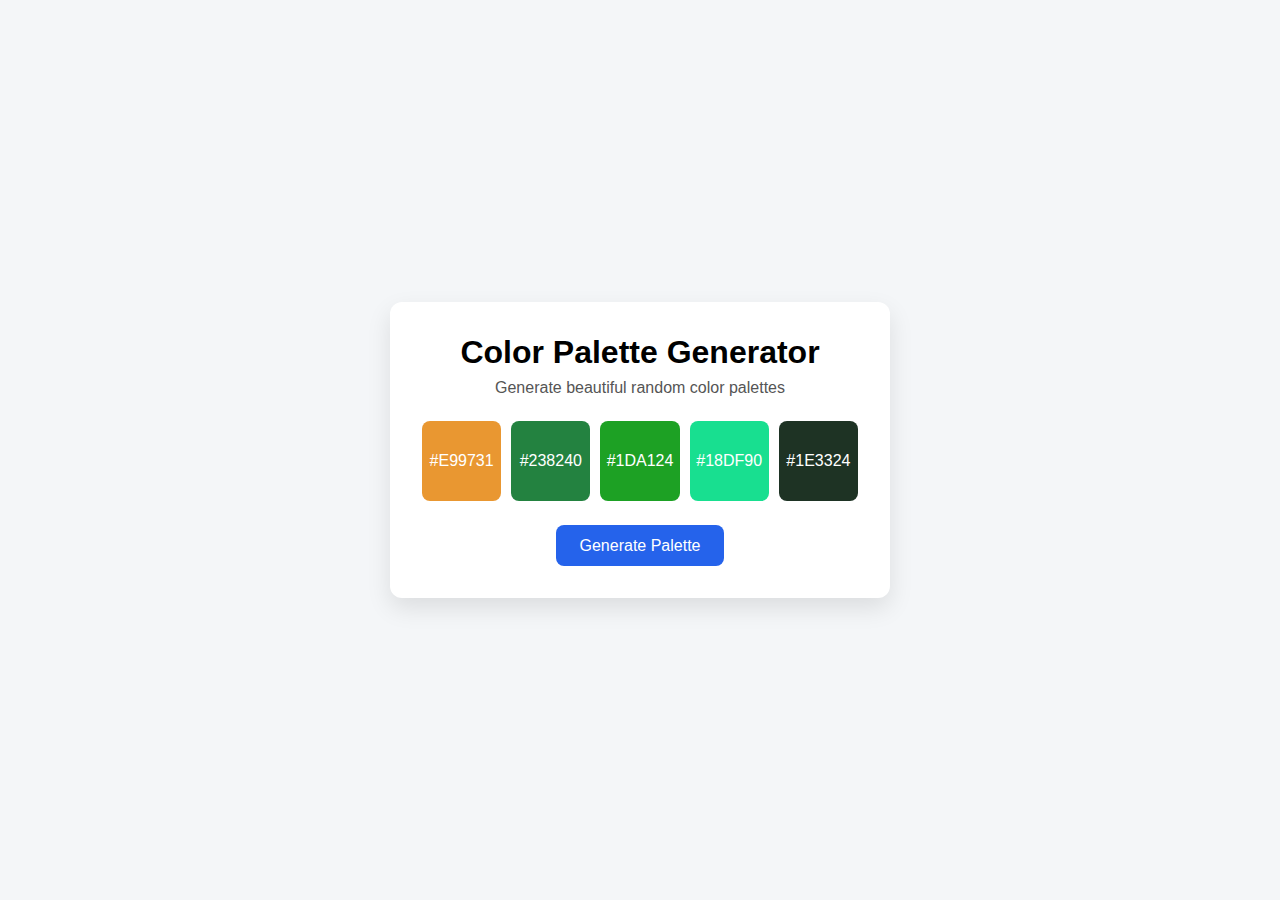
<file: projects/color-palette-generator/index.html>
<!DOCTYPE html>
<html lang="en">
<head>
    <meta charset="UTF-8">
    <meta name="viewport" content="width=device-width, initial-scale=1.0">
    <title>Color Palette Generator</title>
    <link rel="stylesheet" href="style.css">
</head>
<body>

    <div class="container">
        <h1>Color Palette Generator</h1>
        <p>Generate beautiful random color palettes</p>

        <div class="palette" id="palette">
            <div class="color-box">#FFFFFF</div>
            <div class="color-box">#FFFFFF</div>
            <div class="color-box">#FFFFFF</div>
            <div class="color-box">#FFFFFF</div>
            <div class="color-box">#FFFFFF</div>
        </div>

        <button id="generateBtn">Generate Palette</button>
    </div>

    <script src="script.js"></script>
</body>
</html>
</file>
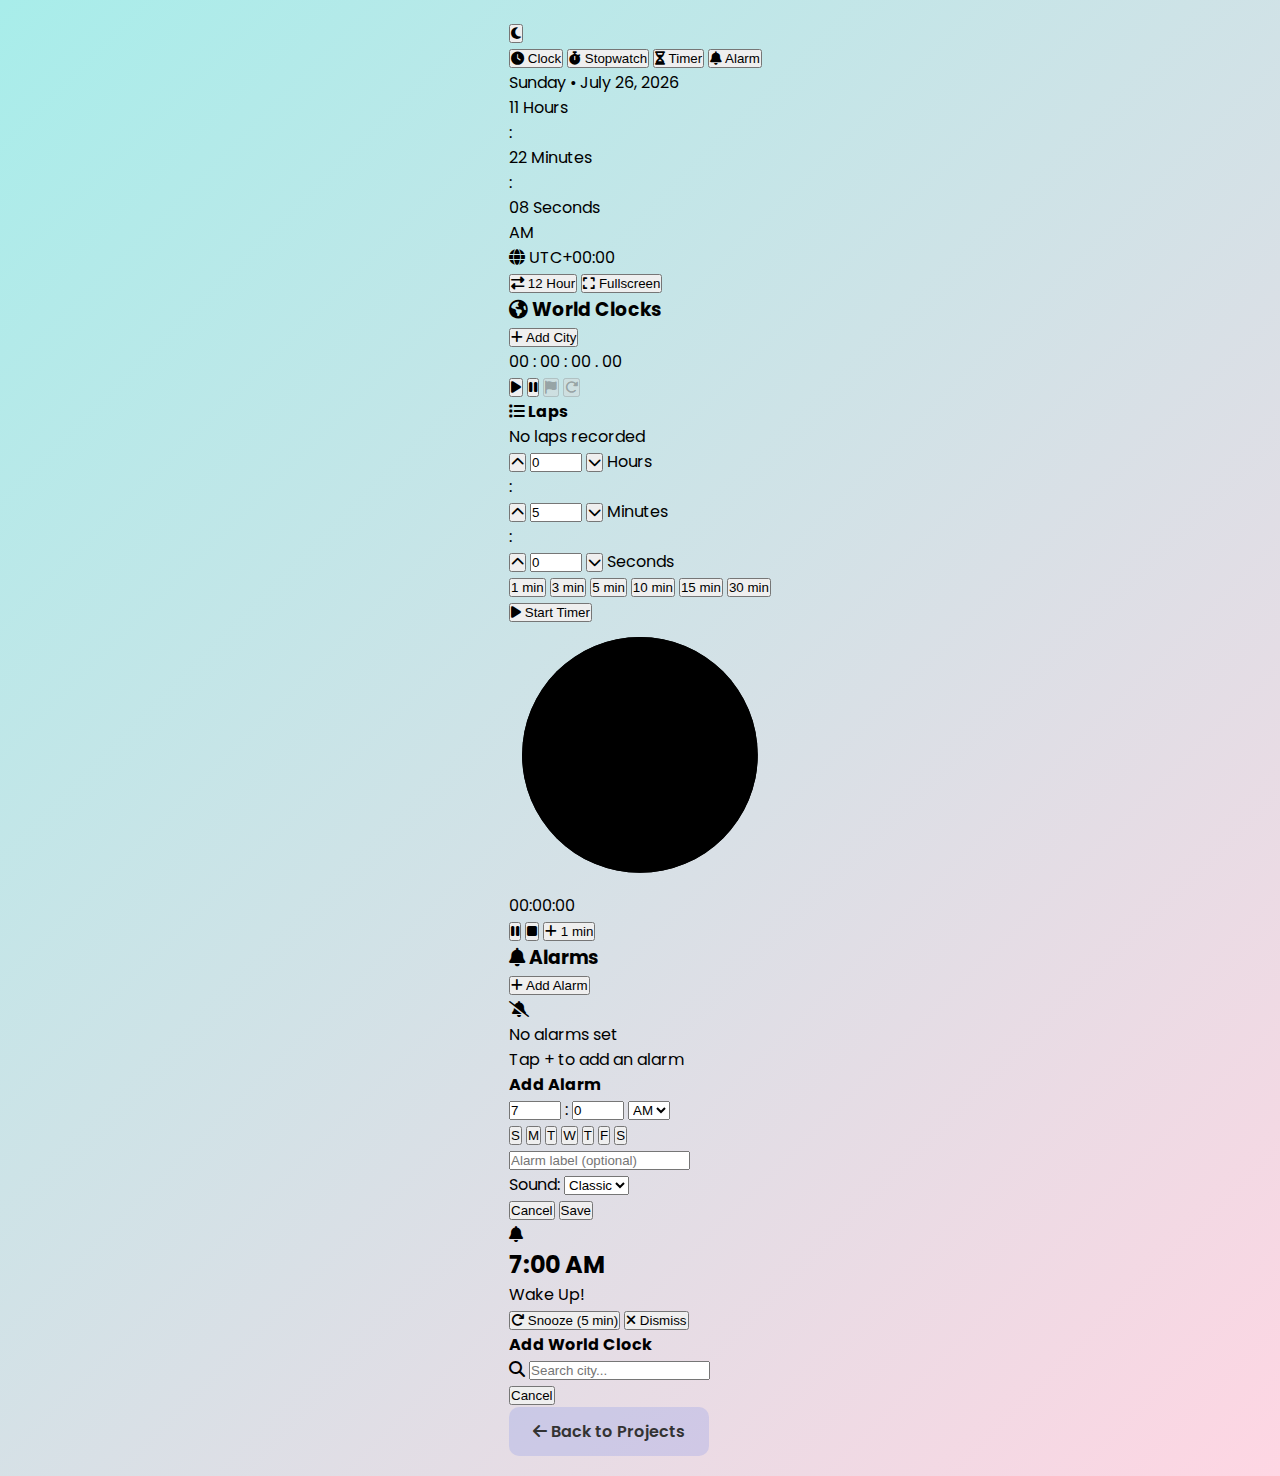
<file: projects/digital-clock/index.html>
<!DOCTYPE html>
<html lang="en">
  <head>
    <meta charset="UTF-8" />
    <meta name="viewport" content="width=device-width, initial-scale=1.0" />
    <title>Digital Clock - OpenPlayground</title>
    <link rel="stylesheet" href="style.css" />
    <link
      href="https://fonts.googleapis.com/css2?family=Orbitron:wght@400;500;600;700;800;900&family=Poppins:wght@400;500;600;700&display=swap"
      rel="stylesheet"
    />
    <link
      rel="stylesheet"
      href="https://cdnjs.cloudflare.com/ajax/libs/font-awesome/6.5.1/css/all.min.css"
    />
  </head>

  <body>
    <div class="app-container">
      <!-- Theme Toggle -->
      <button class="theme-toggle" id="theme-toggle" title="Toggle Theme">
        <i class="fas fa-moon"></i>
      </button>

      <!-- Main Clock Container -->
      <div class="clock-container">
        <!-- Tab Navigation -->
        <nav class="tab-nav">
          <button class="tab-btn active" data-tab="clock">
            <i class="fas fa-clock"></i>
            <span>Clock</span>
          </button>
          <button class="tab-btn" data-tab="stopwatch">
            <i class="fas fa-stopwatch"></i>
            <span>Stopwatch</span>
          </button>
          <button class="tab-btn" data-tab="timer">
            <i class="fas fa-hourglass-half"></i>
            <span>Timer</span>
          </button>
          <button class="tab-btn" data-tab="alarm">
            <i class="fas fa-bell"></i>
            <span>Alarm</span>
          </button>
        </nav>

        <!-- Clock Tab -->
        <section class="tab-content active" id="clock-tab">
          <div class="clock-display">
            <!-- Date Display -->
            <div class="date-display">
              <span class="day-name" id="day-name">Monday</span>
              <span class="date-separator">•</span>
              <span class="full-date" id="full-date">January 1, 2024</span>
            </div>

            <!-- Main Time Display -->
            <div class="time-display">
              <div class="time-group">
                <div class="time-segment">
                  <span class="time-value" id="hours">00</span>
                  <span class="time-label">Hours</span>
                </div>
                <span class="time-separator">:</span>
                <div class="time-segment">
                  <span class="time-value" id="minutes">00</span>
                  <span class="time-label">Minutes</span>
                </div>
                <span class="time-separator">:</span>
                <div class="time-segment">
                  <span class="time-value" id="seconds">00</span>
                  <span class="time-label">Seconds</span>
                </div>
              </div>
              <div class="period-display" id="period-display">
                <span class="period" id="period">AM</span>
              </div>
            </div>

            <!-- Timezone Display -->
            <div class="timezone-display">
              <i class="fas fa-globe"></i>
              <span id="timezone">UTC+00:00</span>
            </div>

            <!-- Clock Settings -->
            <div class="clock-settings">
              <button class="setting-btn" id="format-toggle">
                <i class="fas fa-exchange-alt"></i>
                <span id="format-text">12 Hour</span>
              </button>
              <button class="setting-btn" id="fullscreen-btn">
                <i class="fas fa-expand"></i>
                <span>Fullscreen</span>
              </button>
            </div>
          </div>

          <!-- World Clocks -->
          <div class="world-clocks">
            <h3><i class="fas fa-earth-americas"></i> World Clocks</h3>
            <div class="world-clock-grid" id="world-clock-grid">
              <!-- World clocks will be added here -->
            </div>
            <button class="add-clock-btn" id="add-clock-btn">
              <i class="fas fa-plus"></i> Add City
            </button>
          </div>
        </section>

        <!-- Stopwatch Tab -->
        <section class="tab-content" id="stopwatch-tab">
          <div class="stopwatch-display">
            <div class="stopwatch-time">
              <span class="sw-hours" id="sw-hours">00</span>
              <span class="sw-separator">:</span>
              <span class="sw-minutes" id="sw-minutes">00</span>
              <span class="sw-separator">:</span>
              <span class="sw-seconds" id="sw-seconds">00</span>
              <span class="sw-separator">.</span>
              <span class="sw-milliseconds" id="sw-milliseconds">00</span>
            </div>
          </div>

          <div class="stopwatch-controls">
            <button class="sw-btn start" id="sw-start">
              <i class="fas fa-play"></i>
            </button>
            <button class="sw-btn pause hidden" id="sw-pause">
              <i class="fas fa-pause"></i>
            </button>
            <button class="sw-btn lap" id="sw-lap" disabled>
              <i class="fas fa-flag"></i>
            </button>
            <button class="sw-btn reset" id="sw-reset" disabled>
              <i class="fas fa-redo-alt"></i>
            </button>
          </div>

          <div class="laps-container" id="laps-container">
            <h4><i class="fas fa-list"></i> Laps</h4>
            <div class="laps-list" id="laps-list">
              <p class="no-laps">No laps recorded</p>
            </div>
          </div>
        </section>

        <!-- Timer Tab -->
        <section class="tab-content" id="timer-tab">
          <div class="timer-setup" id="timer-setup">
            <div class="timer-input-group">
              <div class="timer-input">
                <button
                  class="timer-adjust"
                  data-target="timer-h"
                  data-action="increase"
                >
                  <i class="fas fa-chevron-up"></i>
                </button>
                <input type="number" id="timer-h" min="0" max="99" value="0" />
                <button
                  class="timer-adjust"
                  data-target="timer-h"
                  data-action="decrease"
                >
                  <i class="fas fa-chevron-down"></i>
                </button>
                <span class="timer-input-label">Hours</span>
              </div>
              <span class="timer-input-separator">:</span>
              <div class="timer-input">
                <button
                  class="timer-adjust"
                  data-target="timer-m"
                  data-action="increase"
                >
                  <i class="fas fa-chevron-up"></i>
                </button>
                <input type="number" id="timer-m" min="0" max="59" value="5" />
                <button
                  class="timer-adjust"
                  data-target="timer-m"
                  data-action="decrease"
                >
                  <i class="fas fa-chevron-down"></i>
                </button>
                <span class="timer-input-label">Minutes</span>
              </div>
              <span class="timer-input-separator">:</span>
              <div class="timer-input">
                <button
                  class="timer-adjust"
                  data-target="timer-s"
                  data-action="increase"
                >
                  <i class="fas fa-chevron-up"></i>
                </button>
                <input type="number" id="timer-s" min="0" max="59" value="0" />
                <button
                  class="timer-adjust"
                  data-target="timer-s"
                  data-action="decrease"
                >
                  <i class="fas fa-chevron-down"></i>
                </button>
                <span class="timer-input-label">Seconds</span>
              </div>
            </div>

            <div class="timer-presets">
              <button class="preset-btn" data-time="60">1 min</button>
              <button class="preset-btn" data-time="180">3 min</button>
              <button class="preset-btn" data-time="300">5 min</button>
              <button class="preset-btn" data-time="600">10 min</button>
              <button class="preset-btn" data-time="900">15 min</button>
              <button class="preset-btn" data-time="1800">30 min</button>
            </div>

            <button class="timer-start-btn" id="timer-start-btn">
              <i class="fas fa-play"></i> Start Timer
            </button>
          </div>

          <div class="timer-running hidden" id="timer-running">
            <div class="timer-circle">
              <svg viewBox="0 0 100 100">
                <circle class="timer-bg" cx="50" cy="50" r="45"></circle>
                <circle
                  class="timer-progress"
                  id="timer-progress"
                  cx="50"
                  cy="50"
                  r="45"
                ></circle>
              </svg>
              <div class="timer-time-display">
                <span id="timer-display">00:00:00</span>
              </div>
            </div>

            <div class="timer-controls">
              <button class="timer-ctrl-btn pause" id="timer-pause-btn">
                <i class="fas fa-pause"></i>
              </button>
              <button class="timer-ctrl-btn stop" id="timer-stop-btn">
                <i class="fas fa-stop"></i>
              </button>
              <button class="timer-ctrl-btn add" id="timer-add-btn">
                <i class="fas fa-plus"></i> 1 min
              </button>
            </div>
          </div>
        </section>

        <!-- Alarm Tab -->
        <section class="tab-content" id="alarm-tab">
          <div class="alarm-header">
            <h3><i class="fas fa-bell"></i> Alarms</h3>
            <button class="add-alarm-btn" id="add-alarm-btn">
              <i class="fas fa-plus"></i> Add Alarm
            </button>
          </div>

          <div class="alarms-list" id="alarms-list">
            <div class="no-alarms">
              <i class="fas fa-bell-slash"></i>
              <p>No alarms set</p>
              <span>Tap + to add an alarm</span>
            </div>
          </div>

          <!-- Add/Edit Alarm Modal -->
          <div class="alarm-modal hidden" id="alarm-modal">
            <div class="alarm-modal-content">
              <h4 id="alarm-modal-title">Add Alarm</h4>
              <div class="alarm-time-picker">
                <div class="alarm-time-input">
                  <input
                    type="number"
                    id="alarm-hour"
                    min="1"
                    max="12"
                    value="7"
                  />
                  <span>:</span>
                  <input
                    type="number"
                    id="alarm-minute"
                    min="0"
                    max="59"
                    value="0"
                  />
                  <select id="alarm-period">
                    <option value="AM">AM</option>
                    <option value="PM">PM</option>
                  </select>
                </div>
              </div>
              <div class="alarm-days">
                <button class="day-btn" data-day="0">S</button>
                <button class="day-btn" data-day="1">M</button>
                <button class="day-btn" data-day="2">T</button>
                <button class="day-btn" data-day="3">W</button>
                <button class="day-btn" data-day="4">T</button>
                <button class="day-btn" data-day="5">F</button>
                <button class="day-btn" data-day="6">S</button>
              </div>
              <div class="alarm-label-input">
                <input
                  type="text"
                  id="alarm-label"
                  placeholder="Alarm label (optional)"
                />
              </div>
              <div class="alarm-sound-select">
                <label>Sound:</label>
                <select id="alarm-sound">
                  <option value="classic">Classic</option>
                  <option value="digital">Digital</option>
                  <option value="gentle">Gentle</option>
                  <option value="urgent">Urgent</option>
                </select>
              </div>
              <div class="alarm-modal-actions">
                <button class="modal-btn cancel" id="alarm-cancel">
                  Cancel
                </button>
                <button class="modal-btn save" id="alarm-save">Save</button>
              </div>
            </div>
          </div>
        </section>
      </div>

      <!-- Alarm Alert Modal -->
      <div class="alarm-alert hidden" id="alarm-alert">
        <div class="alarm-alert-content">
          <div class="alarm-alert-icon">
            <i class="fas fa-bell"></i>
          </div>
          <h2 id="alarm-alert-time">7:00 AM</h2>
          <p id="alarm-alert-label">Wake Up!</p>
          <div class="alarm-alert-actions">
            <button class="alert-btn snooze" id="alarm-snooze">
              <i class="fas fa-redo"></i> Snooze (5 min)
            </button>
            <button class="alert-btn dismiss" id="alarm-dismiss">
              <i class="fas fa-times"></i> Dismiss
            </button>
          </div>
        </div>
      </div>

      <!-- Add City Modal -->
      <div class="city-modal hidden" id="city-modal">
        <div class="city-modal-content">
          <h4>Add World Clock</h4>
          <div class="city-search">
            <i class="fas fa-search"></i>
            <input type="text" id="city-search" placeholder="Search city..." />
          </div>
          <div class="city-list" id="city-list">
            <!-- Cities will be populated here -->
          </div>
          <button class="modal-btn cancel" id="city-cancel">Cancel</button>
        </div>
      </div>

      <!-- Back Link -->
      <a href="../../index.html" class="back-link">
        <i class="fas fa-arrow-left"></i> Back to Projects
      </a>
    </div>

    <!-- Audio for Timer/Alarm -->
    <audio id="alarm-audio" preload="auto">
      <source
        src="https://assets.mixkit.co/active_storage/sfx/2869/2869-preview.mp3"
        type="audio/mpeg"
      />
    </audio>

    <script src="script.js"></script>
  </body>
</html>
</file>
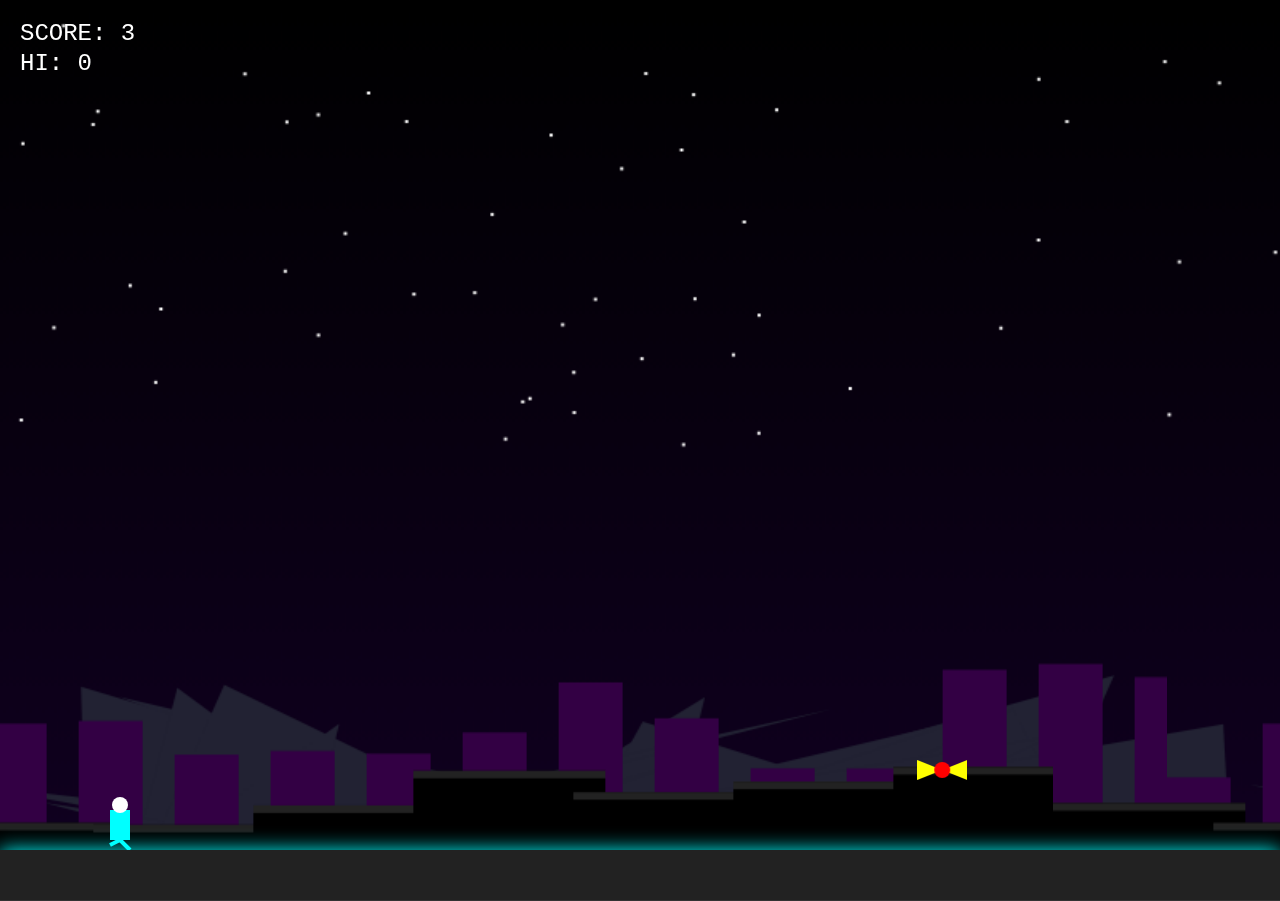
<file: projects/InfiniteParallaxRunner/index.html>
<!DOCTYPE html>
<html lang="en">
<head>
    <meta charset="UTF-8">
    <meta name="viewport" content="width=device-width, initial-scale=1.0">
    <title>Infinite Parallax Runner</title>
    <link rel="stylesheet" href="style.css">
</head>
<body>
    <canvas id="gameCanvas"></canvas>
    <script src="script.js"></script>
</body>
</html>
</file>
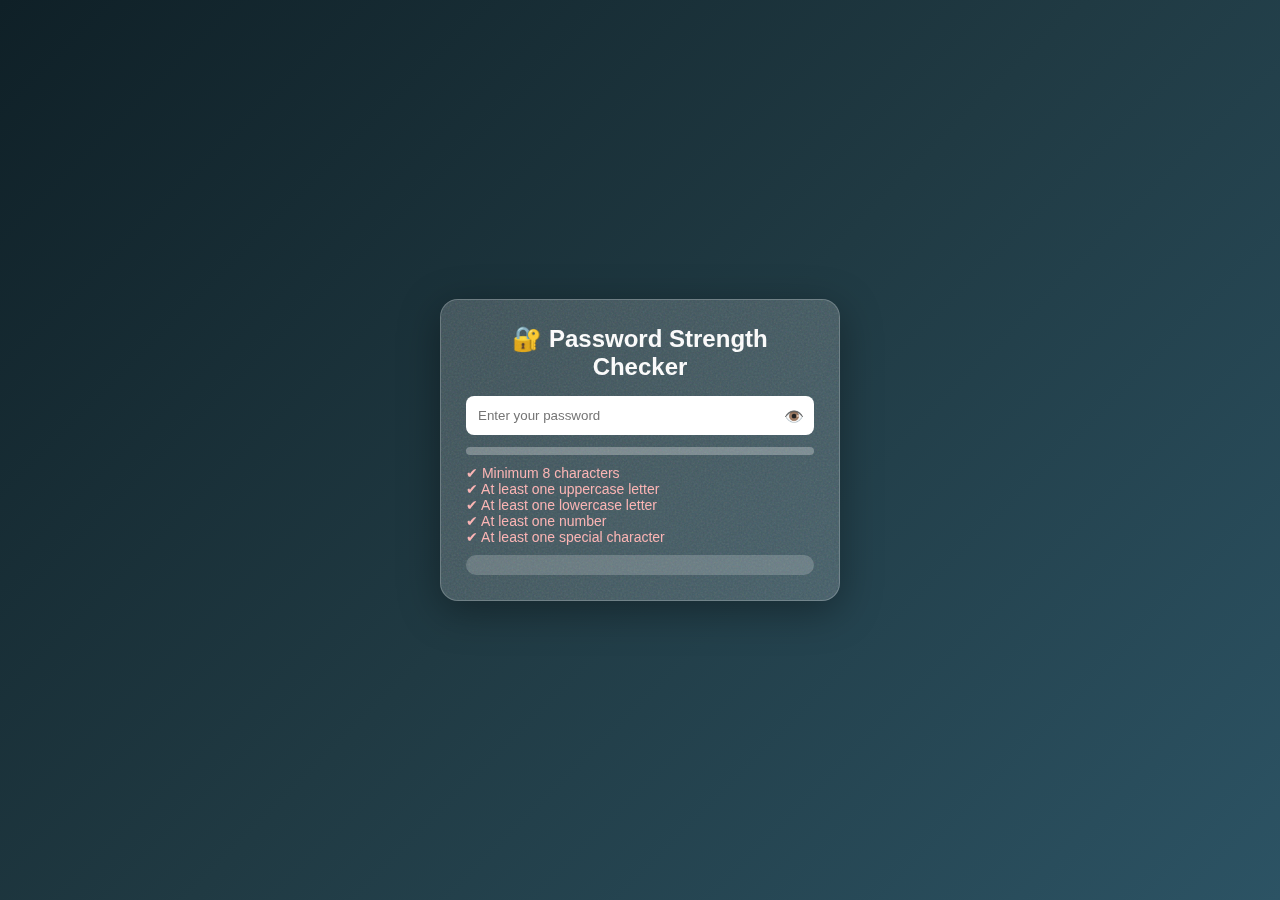
<file: projects/password-strength-checker/index.html>
<!DOCTYPE html>
<html lang="en">
<head>
  <meta charset="UTF-8" />
  <meta name="viewport" content="width=device-width, initial-scale=1.0"/>
  <title>Password Strength Checker</title>
  <link rel="stylesheet" href="style.css">
</head>
<body>

  <div class="card glass">
    <h2>🔐 Password Strength Checker</h2>

    <div class="password-field">
      <input type="password" id="password" placeholder="Enter your password" />
      <span id="toggle">👁️</span>
    </div>

    <div class="strength-bar">
      <div id="strength-indicator"></div>
    </div>

    <p id="strength-text"></p>

    <ul class="rules">
      <li id="length">✔ Minimum 8 characters</li>
      <li id="uppercase">✔ At least one uppercase letter</li>
      <li id="lowercase">✔ At least one lowercase letter</li>
      <li id="number">✔ At least one number</li>
      <li id="special">✔ At least one special character</li>
    </ul>

    <div class="suggestion-box" id="suggestions"></div>
  </div>

  <script src="script.js"></script>
</body>
</html>
</file>
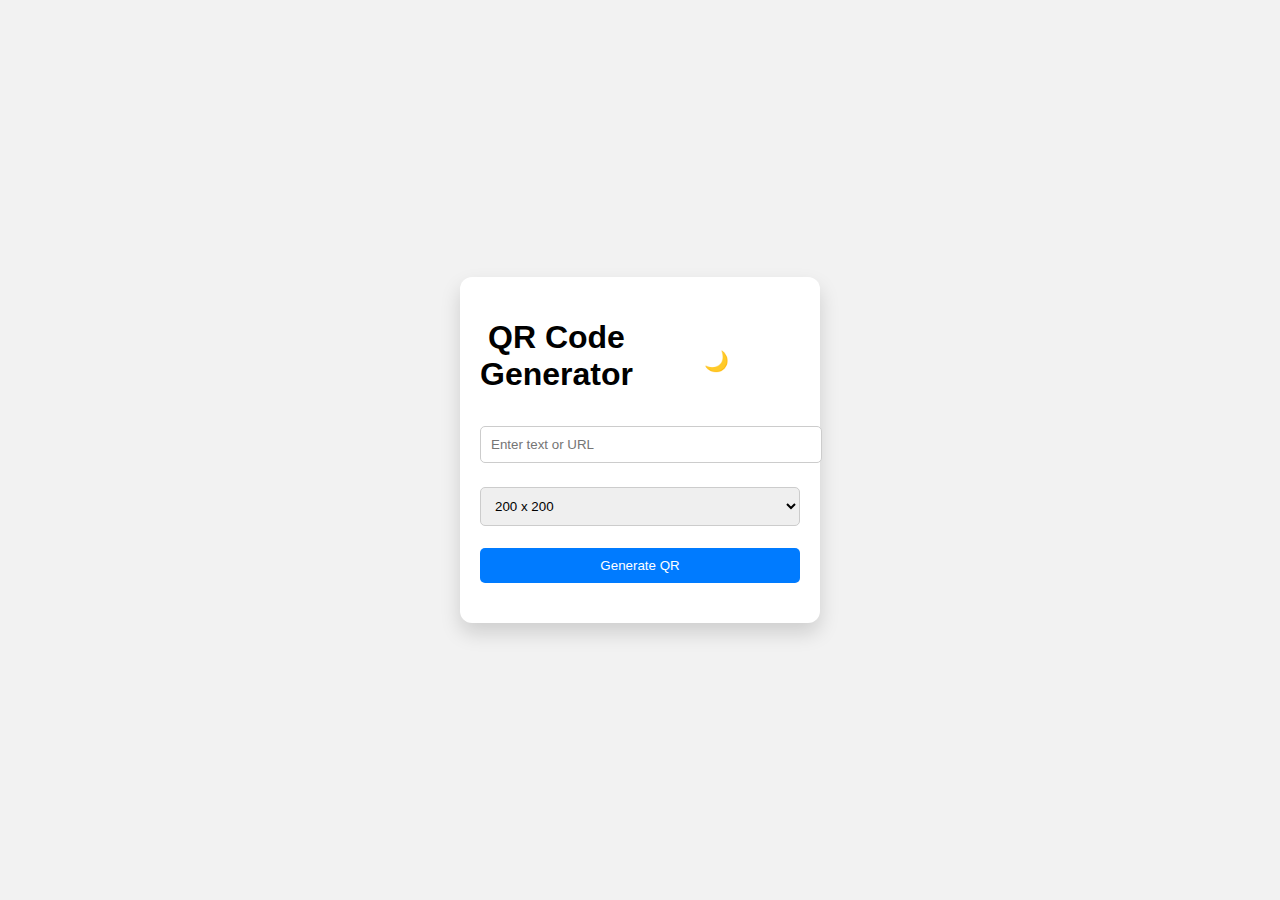
<file: projects/qr-code-generator/index.html>
<!DOCTYPE html>
<html lang="en">
<head>
  <meta charset="UTF-8" />
  <title>QR Code Generator</title>
  <link rel="stylesheet" href="style.css" />
</head>
<body>

  <div class="container">
    <div class="header">
      <h1>QR Code Generator</h1>
      <button id="themeToggle">🌙</button>
    </div>

    <input 
      type="text" 
      id="qrText" 
      placeholder="Enter text or URL"
    />

    <select id="qrSize">
      <option value="150">150 x 150</option>
      <option value="200" selected>200 x 200</option>
      <option value="300">300 x 300</option>
    </select>

    <button class="generate" onclick="generateQR()">Generate QR</button>

    <div id="qrBox"></div>

    <button class="download" onclick="downloadQR()">Download QR</button>
  </div>

  <script src="script.js"></script>
</body>
</html>
</file>
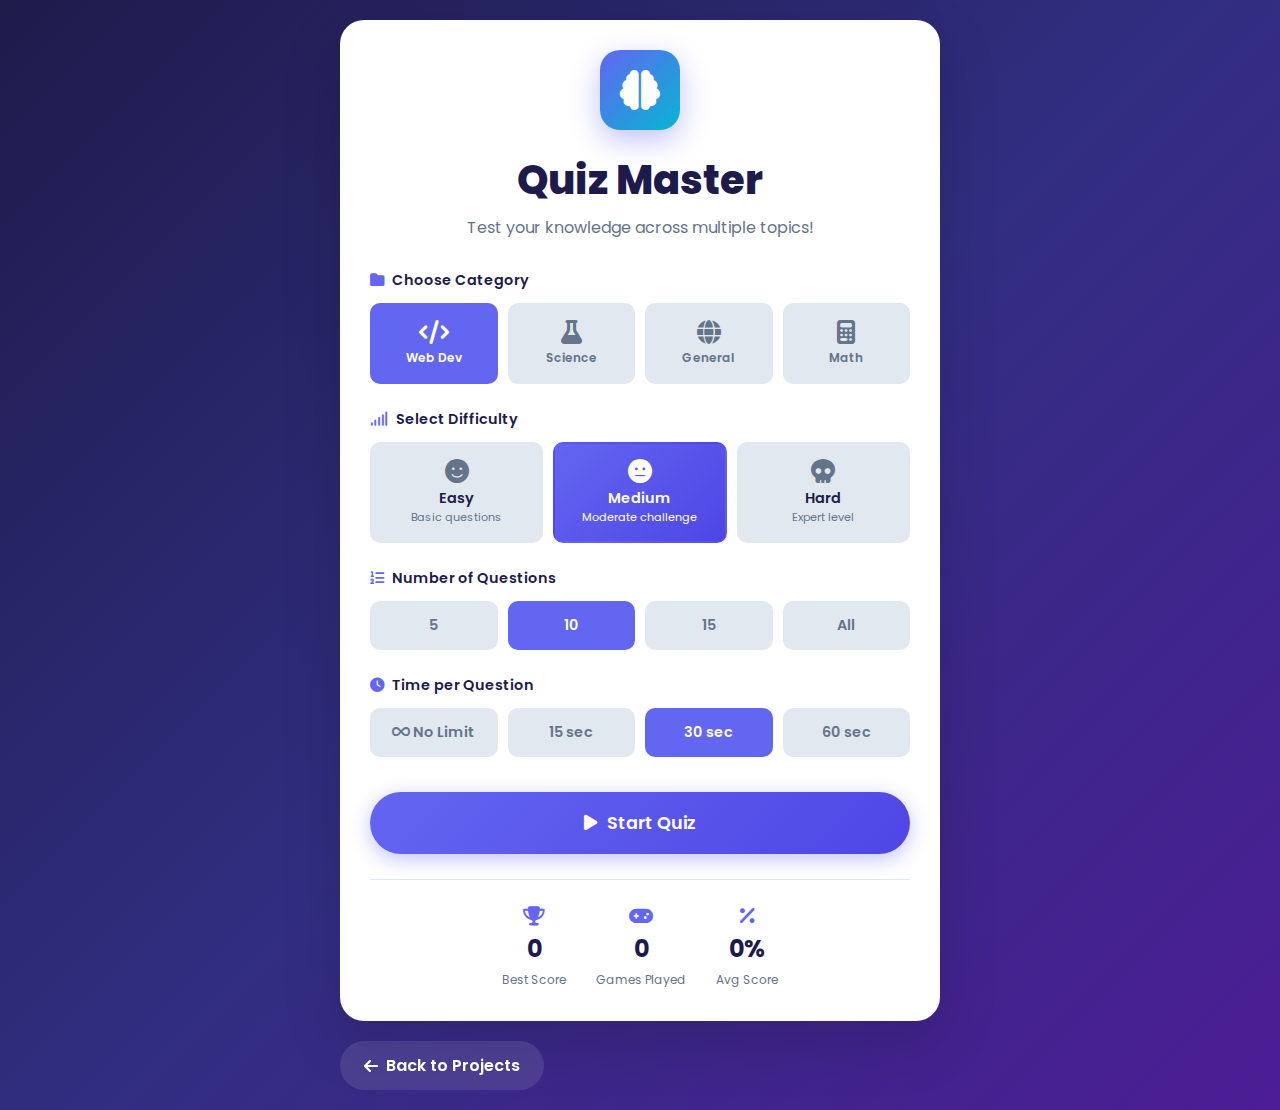
<file: projects/quiz-game/index.html>
<!DOCTYPE html>
<html lang="en">
  <head>
    <meta charset="UTF-8" />
    <meta name="viewport" content="width=device-width, initial-scale=1.0" />
    <title>Quiz Game - OpenPlayground</title>
    <link rel="stylesheet" href="style.css" />
    <link
      href="https://fonts.googleapis.com/css2?family=Poppins:wght@400;500;600;700;800&display=swap"
      rel="stylesheet"
    />
    <link
      rel="stylesheet"
      href="https://cdnjs.cloudflare.com/ajax/libs/font-awesome/6.5.1/css/all.min.css"
    />
  </head>

  <body>
    <!-- Confetti Canvas -->
    <canvas id="confetti-canvas"></canvas>

    <div class="container">
      <!-- Start Screen -->
      <div id="start-screen" class="screen">
        <div class="logo">
          <i class="fas fa-brain"></i>
        </div>
        <h1>Quiz Master</h1>
        <p class="tagline">Test your knowledge across multiple topics!</p>

        <!-- Category Selection -->
        <div class="selection-group">
          <h3><i class="fas fa-folder"></i> Choose Category</h3>
          <div class="category-grid">
            <button class="category-btn active" data-category="web">
              <i class="fas fa-code"></i>
              <span>Web Dev</span>
            </button>
            <button class="category-btn" data-category="science">
              <i class="fas fa-flask"></i>
              <span>Science</span>
            </button>
            <button class="category-btn" data-category="general">
              <i class="fas fa-globe"></i>
              <span>General</span>
            </button>
            <button class="category-btn" data-category="math">
              <i class="fas fa-calculator"></i>
              <span>Math</span>
            </button>
          </div>
        </div>

        <!-- Difficulty Selection -->
        <div class="selection-group">
          <h3><i class="fas fa-signal"></i> Select Difficulty</h3>
          <div class="difficulty-options">
            <button class="difficulty-btn" data-difficulty="easy">
              <i class="fas fa-smile"></i>
              <span class="diff-label">Easy</span>
              <span class="diff-desc">Basic questions</span>
            </button>
            <button class="difficulty-btn active" data-difficulty="medium">
              <i class="fas fa-meh"></i>
              <span class="diff-label">Medium</span>
              <span class="diff-desc">Moderate challenge</span>
            </button>
            <button class="difficulty-btn" data-difficulty="hard">
              <i class="fas fa-skull"></i>
              <span class="diff-label">Hard</span>
              <span class="diff-desc">Expert level</span>
            </button>
          </div>
        </div>

        <!-- Questions Count -->
        <div class="selection-group">
          <h3><i class="fas fa-list-ol"></i> Number of Questions</h3>
          <div class="count-options">
            <button class="count-btn" data-count="5">5</button>
            <button class="count-btn active" data-count="10">10</button>
            <button class="count-btn" data-count="15">15</button>
            <button class="count-btn" data-count="20">All</button>
          </div>
        </div>

        <!-- Timer Option -->
        <div class="selection-group">
          <h3><i class="fas fa-clock"></i> Time per Question</h3>
          <div class="timer-options">
            <button class="timer-btn" data-time="0">
              <i class="fas fa-infinity"></i> No Limit
            </button>
            <button class="timer-btn" data-time="15">15 sec</button>
            <button class="timer-btn active" data-time="30">30 sec</button>
            <button class="timer-btn" data-time="60">60 sec</button>
          </div>
        </div>

        <button id="start-btn" class="btn btn-primary btn-large">
          <i class="fas fa-play"></i> Start Quiz
        </button>

        <!-- Stats Preview -->
        <div class="stats-preview">
          <div class="stat-item">
            <i class="fas fa-trophy"></i>
            <span id="best-score">0</span>
            <label>Best Score</label>
          </div>
          <div class="stat-item">
            <i class="fas fa-gamepad"></i>
            <span id="games-played">0</span>
            <label>Games Played</label>
          </div>
          <div class="stat-item">
            <i class="fas fa-percentage"></i>
            <span id="avg-score">0%</span>
            <label>Avg Score</label>
          </div>
        </div>
      </div>

      <!-- Quiz Screen -->
      <div id="quiz-screen" class="screen hidden">
        <!-- Progress Header -->
        <div class="quiz-header">
          <div class="quiz-info">
            <span class="category-badge" id="current-category">
              <i class="fas fa-code"></i> Web Dev
            </span>
            <span class="difficulty-badge" id="current-difficulty">Medium</span>
          </div>
          <button class="btn-icon" id="quit-btn" title="Quit Quiz">
            <i class="fas fa-times"></i>
          </button>
        </div>

        <!-- Progress Bar -->
        <div class="progress-container">
          <div class="progress-bar">
            <div class="progress-fill" id="progress-fill"></div>
          </div>
          <div class="progress-text">
            <span
              >Question <span id="current-num">1</span> of
              <span id="total-num">10</span></span
            >
            <span class="score-display"
              ><i class="fas fa-star"></i>
              <span id="current-score">0</span></span
            >
          </div>
        </div>

        <!-- Timer -->
        <div class="timer-container" id="timer-container">
          <div class="timer-bar">
            <div class="timer-fill" id="timer-fill"></div>
          </div>
          <span class="timer-text" id="timer-text">30s</span>
        </div>

        <!-- Question Card -->
        <div class="question-card">
          <div class="question-number" id="question-number">Q1</div>
          <h2 class="question-text" id="question-text">Loading question...</h2>
        </div>

        <!-- Options -->
        <div class="options-container" id="options-container">
          <!-- Options will be inserted here -->
        </div>

        <!-- Action Buttons -->
        <div class="quiz-actions">
          <button id="skip-btn" class="btn btn-secondary">
            <i class="fas fa-forward"></i> Skip
          </button>
          <button id="next-btn" class="btn btn-primary" disabled>
            <i class="fas fa-arrow-right"></i> Next
          </button>
        </div>

        <!-- Hint (for Easy mode) -->
        <div class="hint-container hidden" id="hint-container">
          <button class="hint-btn" id="hint-btn">
            <i class="fas fa-lightbulb"></i> Use Hint (removes 2 wrong answers)
          </button>
        </div>
      </div>

      <!-- Result Screen -->
      <div id="result-screen" class="screen hidden">
        <div class="result-icon" id="result-icon">
          <i class="fas fa-trophy"></i>
        </div>
        <h2 class="result-title" id="result-title">Quiz Complete!</h2>
        <p class="result-subtitle" id="result-subtitle">Great effort!</p>

        <!-- Score Circle -->
        <div class="score-circle">
          <svg viewBox="0 0 100 100">
            <circle class="score-bg" cx="50" cy="50" r="45"></circle>
            <circle
              class="score-progress"
              id="score-circle"
              cx="50"
              cy="50"
              r="45"
            ></circle>
          </svg>
          <div class="score-text">
            <span class="score-value" id="final-score">0</span>
            <span class="score-total">/ <span id="final-total">10</span></span>
          </div>
        </div>

        <!-- Score Percentage -->
        <div class="score-percentage" id="score-percentage">0%</div>

        <!-- Stats -->
        <div class="result-stats">
          <div class="result-stat correct">
            <i class="fas fa-check-circle"></i>
            <span id="correct-count">0</span>
            <label>Correct</label>
          </div>
          <div class="result-stat wrong">
            <i class="fas fa-times-circle"></i>
            <span id="wrong-count">0</span>
            <label>Wrong</label>
          </div>
          <div class="result-stat skipped">
            <i class="fas fa-forward"></i>
            <span id="skipped-count">0</span>
            <label>Skipped</label>
          </div>
          <div class="result-stat time">
            <i class="fas fa-clock"></i>
            <span id="time-taken">0:00</span>
            <label>Time</label>
          </div>
        </div>

        <!-- Action Buttons -->
        <div class="result-actions">
          <button id="retry-btn" class="btn btn-primary">
            <i class="fas fa-redo"></i> Play Again
          </button>
          <button id="home-btn" class="btn btn-secondary">
            <i class="fas fa-home"></i> Main Menu
          </button>
        </div>

        <!-- Share Section -->
        <div class="share-section">
          <h3><i class="fas fa-share-alt"></i> Share Your Score</h3>
          <div class="share-buttons">
            <button class="share-btn twitter" id="share-twitter">
              <i class="fab fa-x-twitter"></i>
            </button>
            <button class="share-btn whatsapp" id="share-whatsapp">
              <i class="fab fa-whatsapp"></i>
            </button>
            <button class="share-btn facebook" id="share-facebook">
              <i class="fab fa-facebook-f"></i>
            </button>
            <button class="share-btn copy" id="share-copy">
              <i class="fas fa-link"></i>
            </button>
          </div>
        </div>

        <!-- Review Answers -->
        <button id="review-btn" class="btn btn-outline">
          <i class="fas fa-list"></i> Review Answers
        </button>
      </div>

      <!-- Review Screen -->
      <div id="review-screen" class="screen hidden">
        <div class="review-header">
          <h2><i class="fas fa-list-check"></i> Answer Review</h2>
          <button class="btn-icon" id="close-review">
            <i class="fas fa-times"></i>
          </button>
        </div>
        <div class="review-list" id="review-list">
          <!-- Review items will be inserted here -->
        </div>
        <button id="back-results-btn" class="btn btn-primary">
          <i class="fas fa-arrow-left"></i> Back to Results
        </button>
      </div>

      <a href="../../index.html" class="back-link">
        <i class="fas fa-arrow-left"></i> Back to Projects
      </a>
    </div>

    <!-- Toast Notification -->
    <div class="toast hidden" id="toast">
      <i class="fas fa-check-circle"></i>
      <span id="toast-message">Message</span>
    </div>

    <script src="script.js"></script>
  </body>
</html>
</file>
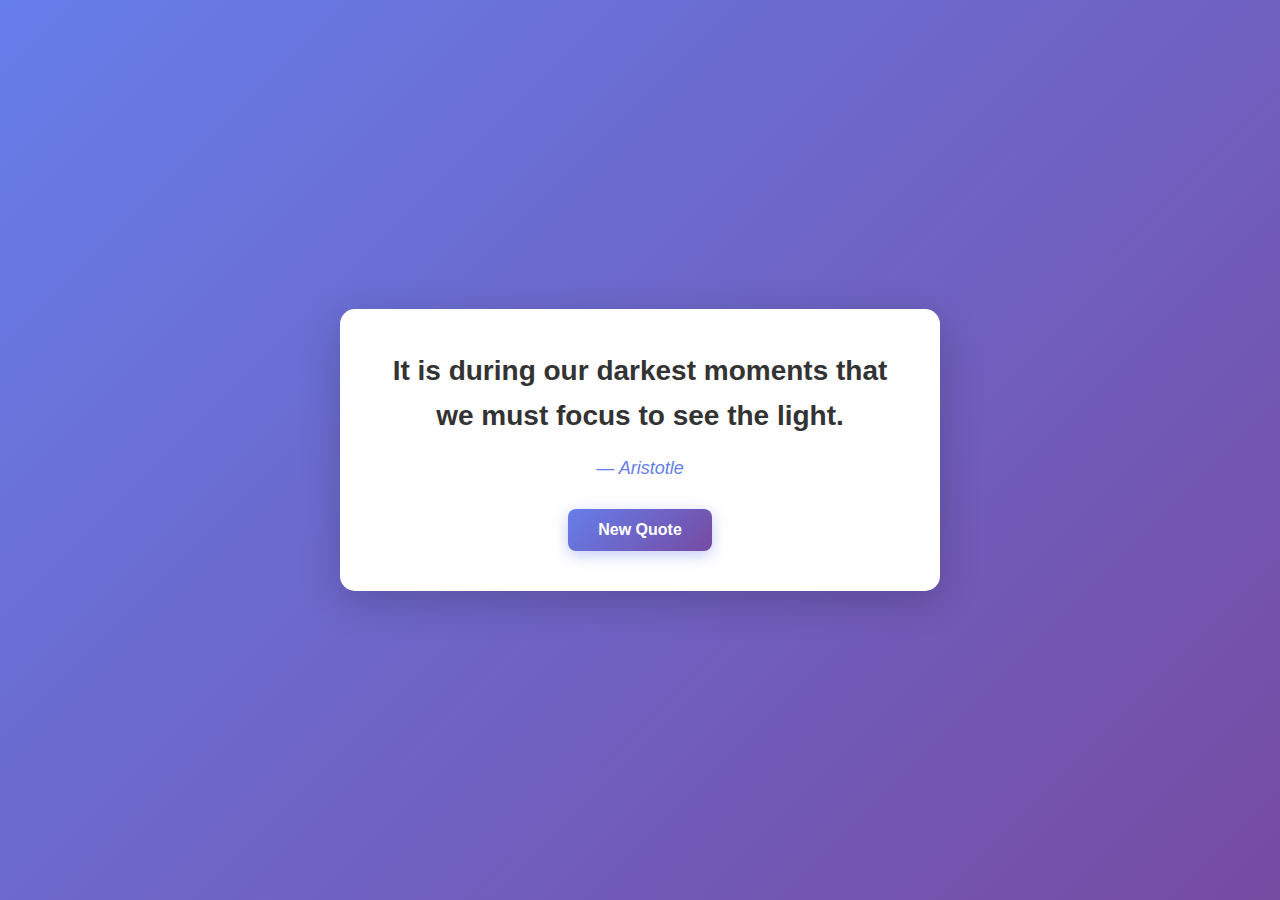
<file: projects/quote-generator/index.html>
<!DOCTYPE html>
<html lang="en">
<head>
    <meta charset="UTF-8">
    <meta name="viewport" content="width=device-width, initial-scale=1.0">
    <title>Random Quote Generator</title>
    <link rel="stylesheet" href="style.css">
</head>
<body>
    <div class="container">
        <div class="quote-box">
            <div class="quote-content">
                <p id="quote" class="quote-text">The only way to do great work is to love what you do.</p>
                <p id="author" class="quote-author">— Steve Jobs</p>
            </div>
            <button id="newQuoteBtn" class="new-quote-btn">New Quote</button>
        </div>
    </div>

    <script src="script.js"></script>
</body>
</html>
</file>
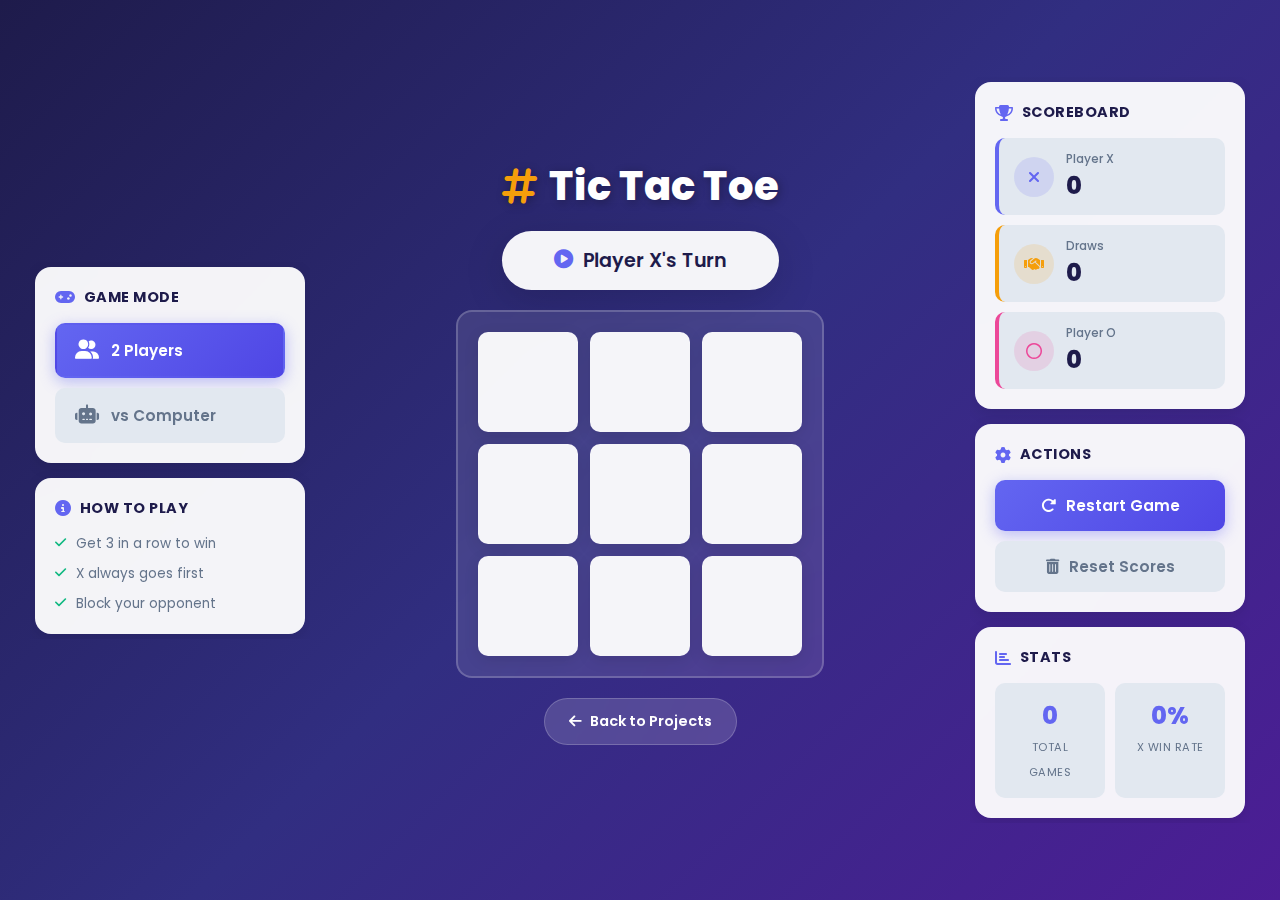
<file: projects/tic-tac-toe/index.html>
<!DOCTYPE html>
<html lang="en">
  <head>
    <meta charset="UTF-8" />
    <meta name="viewport" content="width=device-width, initial-scale=1.0" />
    <title>Tic Tac Toe - OpenPlayground</title>
    <link rel="stylesheet" href="style.css" />
    <link
      href="https://fonts.googleapis.com/css2?family=Poppins:wght@400;500;600;700;800&display=swap"
      rel="stylesheet"
    />
    <link
      rel="stylesheet"
      href="https://cdnjs.cloudflare.com/ajax/libs/font-awesome/6.5.1/css/all.min.css"
    />
  </head>

  <body>
    <!-- Confetti Canvas -->
    <canvas id="confetti-canvas"></canvas>

    <div class="game-wrapper">
      <!-- Left Panel -->
      <aside class="left-panel">
        <div class="panel-section">
          <h3><i class="fas fa-gamepad"></i> Game Mode</h3>
          <div class="mode-buttons">
            <button class="mode-btn active" data-mode="pvp">
              <i class="fas fa-user-friends"></i>
              <span>2 Players</span>
            </button>
            <button class="mode-btn" data-mode="pvc">
              <i class="fas fa-robot"></i>
              <span>vs Computer</span>
            </button>
          </div>
        </div>

        <div class="panel-section hidden" id="difficulty-container">
          <h3><i class="fas fa-sliders-h"></i> Difficulty</h3>
          <div class="option-buttons">
            <button class="option-btn active" data-difficulty="easy">
              <i class="fas fa-smile"></i> Easy
            </button>
            <button class="option-btn" data-difficulty="medium">
              <i class="fas fa-meh"></i> Medium
            </button>
            <button class="option-btn" data-difficulty="hard">
              <i class="fas fa-skull"></i> Hard
            </button>
          </div>
        </div>

        <div class="panel-section hidden" id="symbol-container">
          <h3><i class="fas fa-chess"></i> Play As</h3>
          <div class="symbol-buttons">
            <button class="symbol-btn active" data-symbol="X">
              <i class="fas fa-times"></i> X (First)
            </button>
            <button class="symbol-btn" data-symbol="O">
              <i class="far fa-circle"></i> O (Second)
            </button>
          </div>
        </div>

        <div class="panel-section game-rules">
          <h3><i class="fas fa-info-circle"></i> How to Play</h3>
          <ul>
            <li><i class="fas fa-check"></i> Get 3 in a row to win</li>
            <li><i class="fas fa-check"></i> X always goes first</li>
            <li><i class="fas fa-check"></i> Block your opponent</li>
          </ul>
        </div>
      </aside>

      <!-- Center Panel - Game Board -->
      <main class="center-panel">
        <div class="game-header">
          <h1><i class="fas fa-hashtag"></i> Tic Tac Toe</h1>
          <div class="status-bar">
            <p id="status">
              <i class="fas fa-play-circle"></i> Player X's Turn
            </p>
          </div>
        </div>

        <div class="game-board-container">
          <div class="game-board" id="board">
            <div class="cell" data-index="0"></div>
            <div class="cell" data-index="1"></div>
            <div class="cell" data-index="2"></div>
            <div class="cell" data-index="3"></div>
            <div class="cell" data-index="4"></div>
            <div class="cell" data-index="5"></div>
            <div class="cell" data-index="6"></div>
            <div class="cell" data-index="7"></div>
            <div class="cell" data-index="8"></div>
          </div>
          <svg class="winning-line-svg" id="winning-line-svg">
            <line id="winning-line" x1="0" y1="0" x2="0" y2="0" />
          </svg>
        </div>

        <a href="../../index.html" class="back-link">
          <i class="fas fa-arrow-left"></i> Back to Projects
        </a>
      </main>

      <!-- Right Panel -->
      <aside class="right-panel">
        <div class="panel-section scoreboard">
          <h3><i class="fas fa-trophy"></i> Scoreboard</h3>
          <div class="score-cards">
            <div class="score-card player-x">
              <div class="score-icon"><i class="fas fa-times"></i></div>
              <div class="score-info">
                <span class="score-label" id="player-x-label">Player X</span>
                <span class="score-value" id="score-x">0</span>
              </div>
            </div>
            <div class="score-card draws">
              <div class="score-icon"><i class="fas fa-handshake"></i></div>
              <div class="score-info">
                <span class="score-label">Draws</span>
                <span class="score-value" id="score-draws">0</span>
              </div>
            </div>
            <div class="score-card player-o">
              <div class="score-icon"><i class="far fa-circle"></i></div>
              <div class="score-info">
                <span class="score-label" id="player-o-label">Player O</span>
                <span class="score-value" id="score-o">0</span>
              </div>
            </div>
          </div>
        </div>

        <div class="panel-section actions">
          <h3><i class="fas fa-cog"></i> Actions</h3>
          <div class="action-buttons">
            <button id="restart" class="action-btn primary">
              <i class="fas fa-redo-alt"></i> Restart Game
            </button>
            <button id="reset-scores" class="action-btn secondary">
              <i class="fas fa-trash-alt"></i> Reset Scores
            </button>
          </div>
        </div>

        <div class="panel-section share-section hidden" id="share-container">
    <h3><i class="fas fa-share-alt"></i> Share Victory</h3>
    <p class="share-text">You won! Share with friends:</p>
    <div class="share-buttons">
        <button class="share-btn twitter" id="share-twitter" title="Share on Twitter">
            <i class="fa-brands fa-x-twitter"></i>
        </button>
        <button class="share-btn whatsapp" id="share-whatsapp" title="Share on WhatsApp">
            <i class="fa-brands fa-whatsapp"></i>
        </button>
        <button class="share-btn facebook" id="share-facebook" title="Share on Facebook">
            <i class="fa-brands fa-facebook-f"></i>
        </button>
        <button class="share-btn telegram" id="share-telegram" title="Share on Telegram">
            <i class="fa-brands fa-telegram"></i>
        </button>
        <button class="share-btn copy" id="share-copy" title="Copy Link">
            <i class="fa-solid fa-link"></i>
        </button>
    </div>
</div>

        <div class="panel-section quick-stats">
          <h3><i class="fas fa-chart-bar"></i> Stats</h3>
          <div class="stats-grid">
            <div class="stat-item">
              <span class="stat-value" id="total-games">0</span>
              <span class="stat-label">Total Games</span>
            </div>
            <div class="stat-item">
              <span class="stat-value" id="win-rate">0%</span>
              <span class="stat-label">X Win Rate</span>
            </div>
          </div>
        </div>
      </aside>
    </div>

    <!-- Toast Notification -->
    <div class="toast hidden" id="toast">
      <i class="fas fa-check-circle"></i>
      <span id="toast-message">Copied to clipboard!</span>
    </div>

    <script src="script.js"></script>
  </body>
</html>
</file>
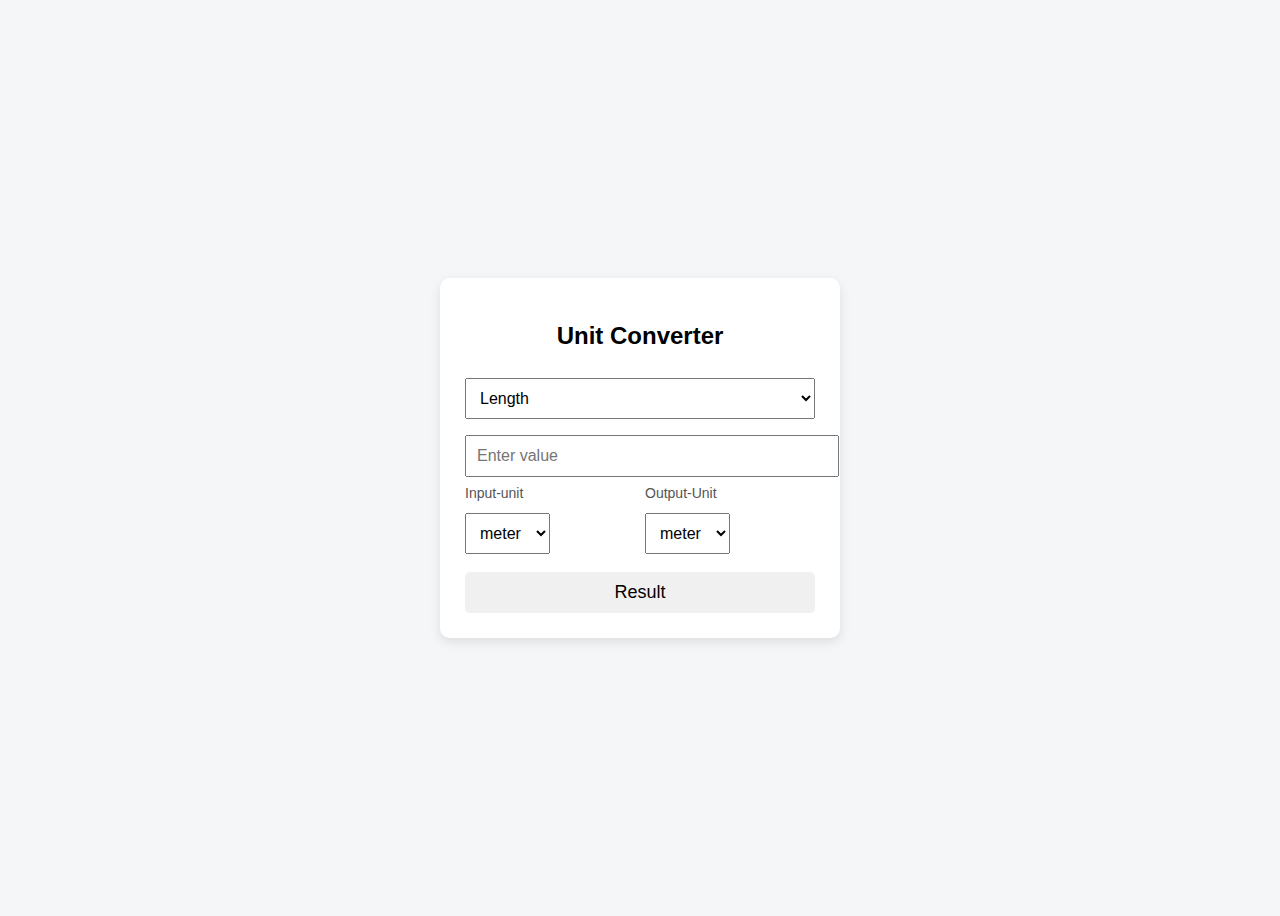
<file: projects/Unit-Converter/index.html>
<!DOCTYPE html>
<html lang="en">
<head>
    <meta charset="UTF-8">
    <title>Multi Unit Converter</title>
    <link rel="stylesheet" href="style.css">
</head>
<body>

<div class="converter">
    <h2>Unit Converter</h2>

    <select id="type">
        <option value="length">Length</option>
        <option value="weight">Weight</option>
        <option value="temperature">Temperature</option>
    </select>

    <input type="number" id="inputValue" placeholder="Enter value">

    <div class="row">
    <div class="unit-box">
        <label>Input-unit</label>
        <select id="fromUnit"></select>
    </div>

    <div class="unit-box">
        <label>Output-Unit</label>
        <select id="toUnit"></select>
    </div>
    </div>


    <div class="output" id="result">Result</div>
</div>

<script src="script.js"></script>
</body>
</html>
</file>
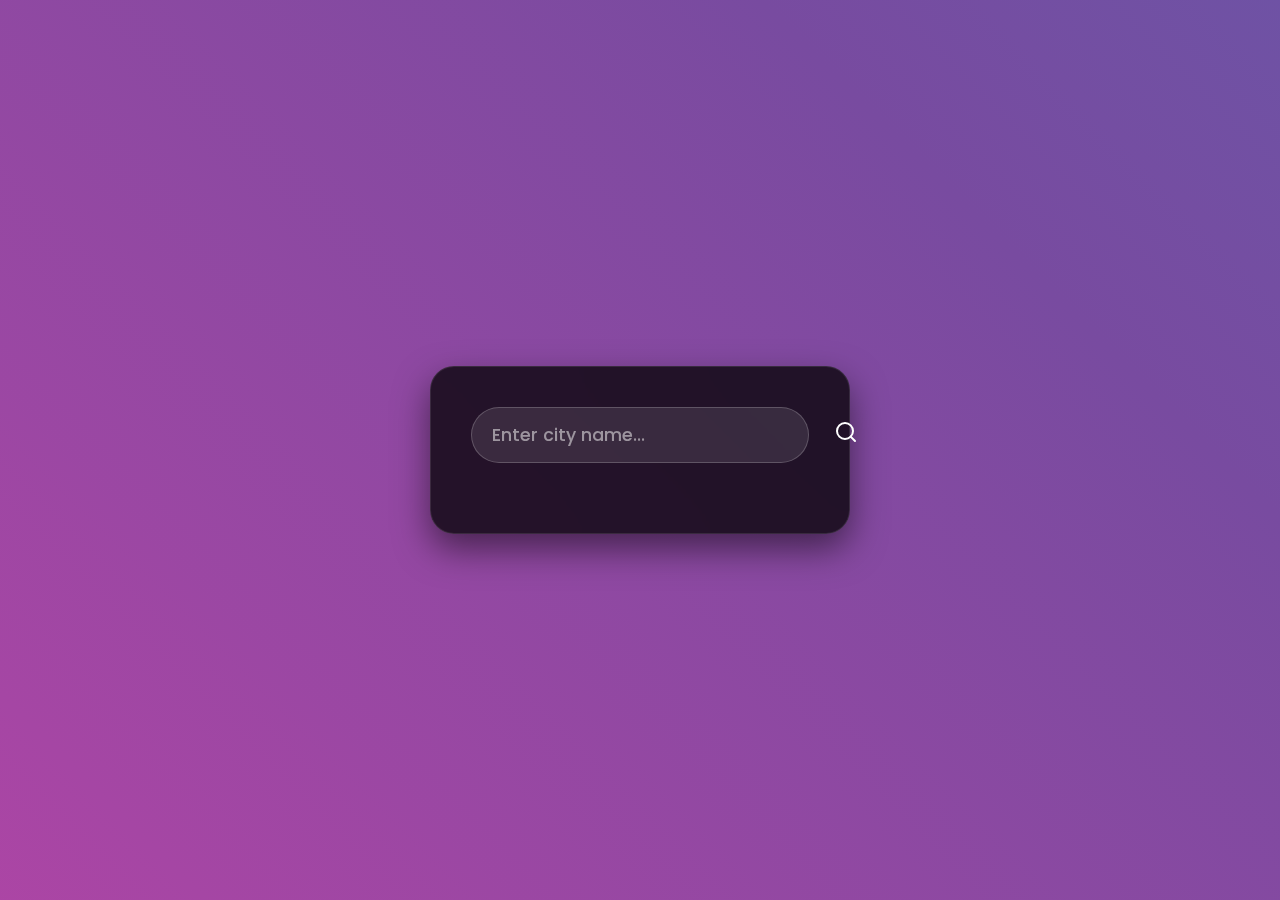
<file: projects/WeatherApp/index.html>
<!DOCTYPE html>
<html lang="en">
<head>
    <meta charset="UTF-8">
    <meta name="viewport" content="width=device-width, initial-scale=1.0">
    <title>Atmosphere | Instant Weather</title>
    <link rel="stylesheet" href="styles.css">
    <link href="https://fonts.googleapis.com/css2?family=Poppins:wght@300;400;600&display=swap" rel="stylesheet">
</head>
<body>

    <div class="card">
        <div class="search-box">
            <input type="text" id="cityInput" placeholder="Enter city name..." autocomplete="off">
            <button id="searchBtn">
                <svg xmlns="http://www.w3.org/2000/svg" width="24" height="24" viewBox="0 0 24 24" fill="none" stroke="currentColor" stroke-width="2" stroke-linecap="round" stroke-linejoin="round"><circle cx="11" cy="11" r="8"></circle><line x1="21" y1="21" x2="16.65" y2="16.65"></line></svg>
            </button>
        </div>

        <div class="error-msg" id="errorMsg">City not found. Try again.</div>
        <div class="loader" id="loader"></div>

        <div class="weather-data hidden" id="weatherData">
            <h2 class="city-name" id="cityName">New York, US</h2>
            <div class="temp-box">
                <span class="temperature" id="temperature">24</span>
                <span class="unit">°C</span>
            </div>
            <p class="condition" id="condition">Clear Sky ☀️</p>
            
            <div class="details">
                <div class="col">
                    <span class="label">Wind</span>
                    <span class="val" id="windSpeed">12 km/h</span>
                </div>
                <div class="col">
                    <span class="label">Humidity</span>
                    <span class="val" id="humidity">45%</span>
                </div>
            </div>
        </div>
    </div>

    <script src="script.js"></script>
</body>
</html>
</file>
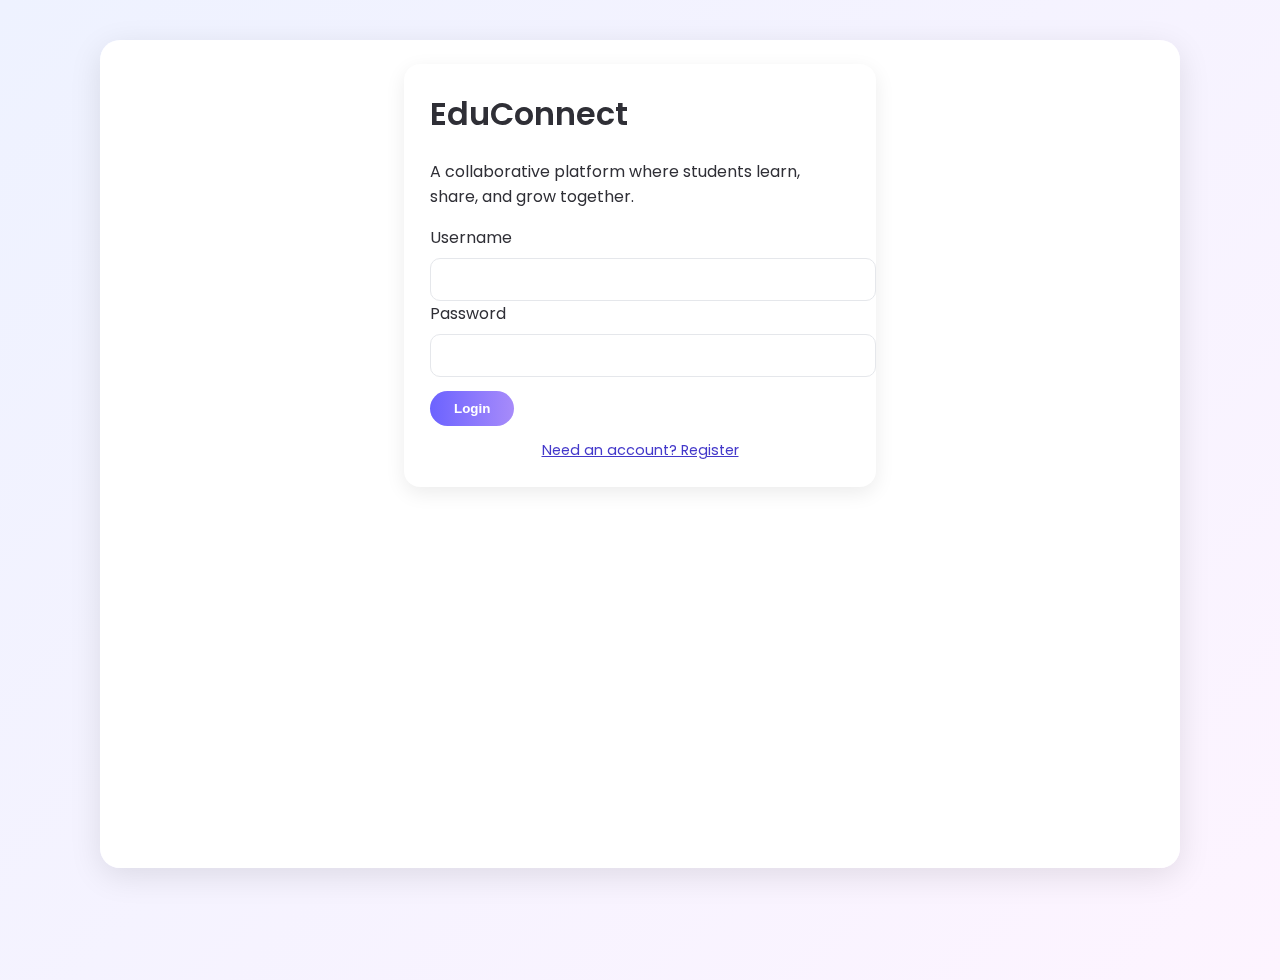
<file: projects/EduConnect/EduConnect/index.html>
<!DOCTYPE html>
<html lang="en">

<head>
    <meta charset="UTF-8" />
    <meta name="viewport" content="width=device-width, initial-scale=1" />
    <title>EduConnect</title>
    <!-- Google Font -->
    <link href="https://fonts.googleapis.com/css2?family=Poppins:wght@300;500;700&display=swap" rel="stylesheet" />
    <!-- External CSS -->
    <link rel="stylesheet" href="style.css" />
</head>

<body>
    <div id="appContainer">
        <!-- LOGIN -->
        <div id="loginSection" class="section-box">
            <h1>EduConnect</h1>
            <p class="subtitle">A collaborative platform where students learn, share, and grow together.</p>
            <label>Username</label>
            <input type="text" id="loginNickname" />
            <label>Password</label>
            <input type="password" id="loginPassword" />
            <button onclick="loginUser()">Login</button>
            <div id="loginError" class="error-msg"></div>
            <span class="toggle-link" onclick="toggleToSignup()">Need an account? Register</span>
        </div>

        <!-- SIGNUP -->
        <div id="signupSection" class="section-box" style="display:none">
            <h1>Create Your EduConnect Account</h1>
            <label>Username</label>
            <input type="text" id="signupNickname" />
            <label>Password</label>
            <input type="password" id="signupPassword" />
            <label>Confirm Password</label>
            <input type="password" id="signupPasswordConfirm" />
            <button onclick="signupUser()">Sign Up</button>
            <div id="signupError" class="error-msg"></div>
            <span class="toggle-link" onclick="toggleToLogin()">Already registered? Login</span>
        </div>

        <!-- MAIN APP -->
        <div id="mainSection" style="display:none;flex:1;flex-direction:column">
            <nav>
                <div>
                    <div class="brand">EduConnect</div>
                    <div class="tagline">Collaborate • Learn • Achieve</div>
                </div>
                <ul id="navTabs">
                    <li><button onclick="openTab('tabHome')" aria-selected="true">Home</button></li>
                    <li id="teacherTab" style="display:none"><button onclick="openTab('tabTeacher')">Teacher</button>
                    </li>
                    <li><button onclick="openTab('tabLeaderboard')">Top Contributors</button></li>
                    <li><button onclick="openTab('tabProfile')">My Profile</button></li>
                    <li><button onclick="logoutUser()">Logout</button></li>
                </ul>
            </nav>
            <div id="userRankInfo" class="user-rank"></div>

            <!-- HOME -->
            <section id="tabHome" class="active">
                <h2>Submit a Question</h2>
                <select id="classSelect">
                    <option value="All">All</option>
                </select>
                <textarea id="questionInput" rows="3" placeholder="Type your question..."></textarea>
                <button onclick="postQuestion()">Post Question</button>

                <h2>Recent Questions</h2>
                <div id="questionsList"></div>
            </section>

            <!-- Teacher Dashboard -->
            <section id="tabTeacher">
                <h2>Teacher Dashboard</h2>
                <div id="teacherQuestionsList"></div>
            </section>

            <!-- Leaderboard -->
            <section id="tabLeaderboard">
                <h2>Top Contributors</h2>
                <div id="leaderboardList"></div>
            </section>

            <!-- Profile -->
            <section id="tabProfile">
                <h2>My Contributions</h2>
                <div id="myContrib"></div>
            </section>
        </div>
    </div>

    <!-- External JS -->
    <script src="script.js"></script>
</body>

</html>
</file>
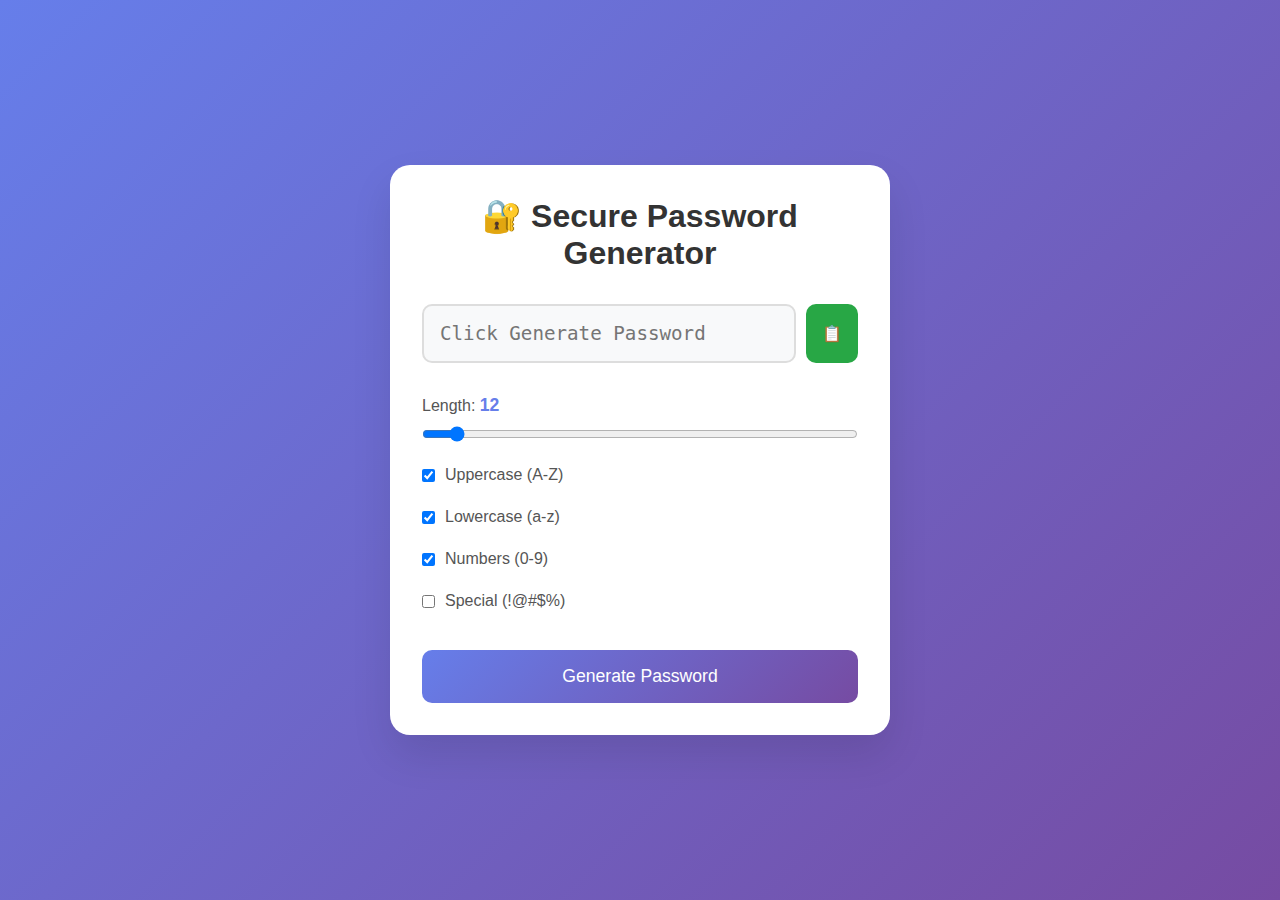
<file: projects/Password-Generator/frontend/index.html>
<!DOCTYPE html>
<html>

<head>
    <title>Password Generator</title>
    <link rel="stylesheet" href="style.css">
</head>

<body>
    <div class="container">
        <h1>🔐 Secure Password Generator</h1>

        <div class="password-display">
            <input type="text" id="password" readonly placeholder="Click Generate Password">
            <button id="copyBtn" title="Copy to clipboard">📋</button>
        </div>

        <form id="passwordForm">
            <div class="form-group">
                <label>Length: <span id="lengthValue">12</span></label>
                <input type="range" id="length" min="4" max="128" value="12">
            </div>

            <div class="checkbox-group">
                <label><input type="checkbox" id="includeUpper" checked> Uppercase (A-Z)</label>
                <label><input type="checkbox" id="includeLower" checked> Lowercase (a-z)</label>
                <label><input type="checkbox" id="includeDigits" checked> Numbers (0-9)</label>
                <label><input type="checkbox" id="includeSpecial"> Special (!@#$%)</label>
            </div>

            <button type="submit" id="generateBtn">Generate Password</button>
        </form>
    </div>

    <!-- Script LAST after DOM loads -->
    <script src="script.js"></script>
</body>

</html>
</file>
<file: projects/color-palette-generator/style.css>
* {
    margin:0;
    padding:0;
    box-sizing:border-box;
    font-family:'Poppins',sans-serif;
}

body {
    min-height:100vh;
    display:flex;
    align-items:center;
    justify-content:center;
    background:#f4f6f8;
}

.container {
    background:#ffffff;
    padding:2rem;
    border-radius:12px;
    width:100%;
    max-width:500px;
    text-align:center;
    box-shadow:0 10px 25px rgba(0,0,0,0.1);
}

.container h1 {
    margin-bottom:0.5rem;
}

.container p {
    color:#555;
    margin-bottom:1.5rem;
}

.palette {
    display:grid;
    grid-template-columns:repeat(5,1fr);
    gap:10px;
    margin-bottom:1.5rem;
}

.color-box {
    height:80px;
    border-radius:8px;
    display:flex;
    align-items:center;
    justify-content:center;
    font-weight:500;
    color:#fff;
    cursor:pointer;
    transition:transform 0.2s ease;
}

.color-box:hover {
    transform:scale(1.05);
}

button {
    padding:0.7rem 1.5rem;
    border:none;
    border-radius:8px;
    background:#2563eb;
    color:#fff;
    font-size:1rem;
    cursor:pointer;
    transition:background 0.2s ease;
}

button:hover {
    background:#1d4ed8;
}

@media(max-width:480px) {
    .palette {
        grid-template-columns:repeat(2,1fr);
    }
}
</file>
<file: projects/digital-clock/style.css>
* {
    margin: 0;
    padding: 0;
    box-sizing: border-box
}

body {
    font-family: 'Poppins', sans-serif;
    background: linear-gradient(135deg, #a8edea 0%, #fed6e3 100%);
    min-height: 100vh;
    display: flex;
    align-items: center;
    justify-content: center;
    padding: 20px
}

.container {
    text-align: center;
    background: white;
    padding: 3rem 2rem;
    border-radius: 20px;
    box-shadow: 0 20px 60px rgba(0, 0, 0, 0.3)
}

h1 {
    color: #333;
    margin-bottom: 2rem;
    font-size: 2.5rem
}

.clock {
    background: linear-gradient(135deg, #667eea 0%, #764ba2 100%);
    padding: 3rem 2rem;
    border-radius: 15px;
    margin-bottom: 2rem;
    box-shadow: 0 10px 30px rgba(0, 0, 0, 0.2)
}

.time {
    font-size: 4rem;
    font-weight: 800;
    color: white;
    margin-bottom: 1rem;
    text-shadow: 2px 2px 4px rgba(0, 0, 0, 0.2)
}

.date {
    font-size: 1.3rem;
    color: rgba(255, 255, 255, 0.9);
    font-weight: 500
}

.format-toggle {
    margin-bottom: 1rem
}

.btn {
    padding: 12px 30px;
    background: linear-gradient(135deg, #667eea, #764ba2);
    color: white;
    border: none;
    border-radius: 10px;
    font-size: 1rem;
    font-weight: 600;
    cursor: pointer;
    transition: all 0.3s ease;
    font-family: 'Poppins', sans-serif
}

.btn:hover {
    transform: translateY(-2px);
    box-shadow: 0 5px 15px rgba(102, 126, 234, 0.4)
}

.back-link {
    display: inline-block;
    padding: 12px 24px;
    background: rgba(102, 126, 234, 0.2);
    color: #333;
    text-decoration: none;
    border-radius: 10px;
    font-weight: 600;
    transition: all 0.3s ease
}

.back-link:hover {
    background: rgba(102, 126, 234, 0.3);
    transform: translateX(-5px)
}

@media(max-width:480px) {
    .time {
        font-size: 2.5rem
    }

    .date {
        font-size: 1rem
    }
    
}
</file>
<file: projects/InfiniteParallaxRunner/style.css>
* {
    margin: 0;
    padding: 0;
    box-sizing: border-box;
}

body {
    width: 100vw;
    height: 100vh;
    display: flex;
    justify-content: center;
    align-items: center;
    background: #111;
    overflow: hidden;
}

canvas {
    box-shadow: 0 0 20px rgba(0, 255, 255, 0.2);
    border: 1px solid #333;
}
</file>
<file: projects/password-strength-checker/style.css>
* {
  margin: 0;
  padding: 0;
  box-sizing: border-box;
  font-family: "Segoe UI", sans-serif;
}

/* Background */
body {
  min-height: 100vh;
  background: linear-gradient(135deg, #0f2027, #203a43, #2c5364);
  display: flex;
  justify-content: center;
  align-items: center;
  padding: 20px;
}

/* Glass Card */
.card {
  position: relative;
  width: 100%;
  max-width: 400px;
  padding: 25px;
  border-radius: 18px;
  background: rgba(255, 255, 255, 0.15);
  backdrop-filter: blur(18px);
  border: 1px solid rgba(255, 255, 255, 0.25);
  box-shadow: 0 10px 40px rgba(0, 0, 0, 0.35);
  overflow: hidden;
}

/* Noise */
.card::before {
  content: "";
  position: absolute;
  inset: 0;
  background-image: url("data:image/svg+xml,%3Csvg viewBox='0 0 200 200' xmlns='http://www.w3.org/2000/svg'%3E%3Cfilter id='noise'%3E%3CfeTurbulence type='fractalNoise' baseFrequency='0.8' numOctaves='3'/%3E%3C/filter%3E%3Crect width='200' height='200' filter='url(%23noise)' opacity='0.15'/%3E%3C/svg%3E");
  pointer-events: none;
}

/* Title */
h2 {
  color: #fff;
  text-align: center;
  margin-bottom: 15px;
}

/* Password input */
.password-field {
  position: relative;
}

.password-field input {
  width: 100%;
  padding: 12px 40px 12px 12px;
  border-radius: 8px;
  border: none;
  outline: none;
}

#toggle {
  position: absolute;
  right: 10px;
  top: 50%;
  transform: translateY(-50%);
  cursor: pointer;
}

/* Strength bar */
.strength-bar {
  height: 8px;
  margin-top: 12px;
  background: rgba(255, 255, 255, 0.3);
  border-radius: 5px;
  overflow: hidden;
}

#strength-indicator {
  height: 100%;
  width: 0%;
  transition: 0.3s;
}

/* Strength text */
#strength-text {
  text-align: center;
  color: #fff;
  margin: 10px 0;
  font-weight: bold;
}

/* Rules */
.rules {
  list-style: none;
  font-size: 14px;
  margin-bottom: 10px;
}

.rules li {
  color: #ffb4b4;
}

.valid {
  color: #7CFFB2;
}

/* Suggestions */
.suggestion-box {
  background: rgba(255, 255, 255, 0.2);
  padding: 10px;
  border-radius: 10px;
  font-size: 13px;
  color: #fff;
}

/* Responsive */
@media (max-width: 480px) {
  .card {
    padding: 20px;
  }
}
</file>
<file: projects/qr-code-generator/style.css>
:root {
  --bg: #f2f2f2;
  --card: #ffffff;
  --text: #000000;
  --btn: #007bff;
}

body.dark {
  --bg: #121212;
  --card: #1e1e1e;
  --text: #ffffff;
  --btn: #0d6efd;
}

body {
  margin: 0;
  font-family: Arial, sans-serif;
  background: var(--bg);
  color: var(--text);
  display: flex;
  justify-content: center;
  align-items: center;
  height: 100vh;
}

.container {
  background: var(--card);
  width: 320px;
  padding: 20px;
  border-radius: 12px;
  box-shadow: 0 10px 20px rgba(0,0,0,0.15);
  text-align: center;
}

.header {
  display: flex;
  justify-content: space-between;
  align-items: center;
}

#themeToggle {
  background: none;
  border: none;
  font-size: 20px;
  cursor: pointer;
}

input, select {
  width: 100%;
  padding: 10px;
  margin: 12px 0;
  border-radius: 5px;
  border: 1px solid #ccc;
}

button {
  width: 100%;
  padding: 10px;
  border: none;
  border-radius: 5px;
  cursor: pointer;
  margin-top: 10px;
}

.generate {
  background: var(--btn);
  color: white;
}

.download {
  background: green;
  color: white;
  display: none;
}

#qrBox {
  margin-top: 20px;
}
</file>
<file: projects/quiz-game/style.css>
* {
  margin: 0;
  padding: 0;
  box-sizing: border-box;
}

:root {
  --primary: #6366f1;
  --primary-dark: #4f46e5;
  --secondary: #06b6d4;
  --success: #10b981;
  --danger: #ef4444;
  --warning: #f59e0b;
  --dark: #1e1b4b;
  --gray: #64748b;
  --gray-light: #e2e8f0;
  --light: #f8fafc;
  --white: #ffffff;
  --shadow: 0 20px 60px rgba(0, 0, 0, 0.15);
  --shadow-sm: 0 4px 15px rgba(0, 0, 0, 0.1);
  --radius: 16px;
  --radius-sm: 10px;
  --radius-full: 50px;
}

body {
  font-family: "Poppins", sans-serif;
  background: linear-gradient(135deg, #1e1b4b 0%, #312e81 50%, #4c1d95 100%);
  min-height: 100vh;
  display: flex;
  align-items: center;
  justify-content: center;
  padding: 20px;
  color: var(--dark);
}

/* Confetti Canvas */
#confetti-canvas {
  position: fixed;
  top: 0;
  left: 0;
  width: 100%;
  height: 100%;
  pointer-events: none;
  z-index: 1000;
}

/* Container */
.container {
  max-width: 600px;
  width: 100%;
  position: relative;
}

/* Screens */
.screen {
  background: var(--white);
  border-radius: 24px;
  padding: 30px;
  box-shadow: var(--shadow);
  animation: fadeIn 0.4s ease;
}

@keyframes fadeIn {
  from {
    opacity: 0;
    transform: translateY(20px);
  }
  to {
    opacity: 1;
    transform: translateY(0);
  }
}

.hidden {
  display: none !important;
}

/* Start Screen */
.logo {
  width: 80px;
  height: 80px;
  background: linear-gradient(135deg, var(--primary), var(--secondary));
  border-radius: 20px;
  display: flex;
  align-items: center;
  justify-content: center;
  margin: 0 auto 20px;
  font-size: 2.5rem;
  color: var(--white);
  box-shadow: 0 10px 30px rgba(99, 102, 241, 0.4);
}

h1 {
  text-align: center;
  font-size: 2.5rem;
  font-weight: 800;
  color: var(--dark);
  margin-bottom: 5px;
}

.tagline {
  text-align: center;
  color: var(--gray);
  font-size: 1rem;
  margin-bottom: 30px;
}

/* Selection Groups */
.selection-group {
  margin-bottom: 25px;
}

.selection-group h3 {
  font-size: 0.9rem;
  font-weight: 600;
  color: var(--dark);
  margin-bottom: 12px;
  display: flex;
  align-items: center;
  gap: 8px;
}

.selection-group h3 i {
  color: var(--primary);
}

/* Category Grid */
.category-grid {
  display: grid;
  grid-template-columns: repeat(4, 1fr);
  gap: 10px;
}

.category-btn {
  display: flex;
  flex-direction: column;
  align-items: center;
  gap: 5px;
  padding: 15px 10px;
  background: var(--gray-light);
  border: 2px solid transparent;
  border-radius: var(--radius-sm);
  cursor: pointer;
  transition: all 0.3s ease;
  font-family: "Poppins", sans-serif;
}

.category-btn i {
  font-size: 1.5rem;
  color: var(--gray);
}

.category-btn span {
  font-size: 0.75rem;
  font-weight: 600;
  color: var(--gray);
}

.category-btn:hover {
  background: #ddd6fe;
  border-color: var(--primary);
}

.category-btn:hover i,
.category-btn:hover span {
  color: var(--primary);
}

.category-btn.active {
  background: var(--primary);
  border-color: var(--primary);
}

.category-btn.active i,
.category-btn.active span {
  color: var(--white);
}

/* Difficulty Options */
.difficulty-options {
  display: grid;
  grid-template-columns: repeat(3, 1fr);
  gap: 10px;
}

.difficulty-btn {
  display: flex;
  flex-direction: column;
  align-items: center;
  padding: 15px;
  background: var(--gray-light);
  border: 2px solid transparent;
  border-radius: var(--radius-sm);
  cursor: pointer;
  transition: all 0.3s ease;
  font-family: "Poppins", sans-serif;
}

.difficulty-btn i {
  font-size: 1.5rem;
  margin-bottom: 5px;
  color: var(--gray);
}

.difficulty-btn .diff-label {
  font-weight: 600;
  font-size: 0.9rem;
  color: var(--dark);
}

.difficulty-btn .diff-desc {
  font-size: 0.7rem;
  color: var(--gray);
}

.difficulty-btn:hover {
  border-color: var(--primary);
  background: #f0f0ff;
}

.difficulty-btn.active {
  background: linear-gradient(135deg, var(--primary), var(--primary-dark));
  border-color: transparent;
}

.difficulty-btn.active i,
.difficulty-btn.active .diff-label,
.difficulty-btn.active .diff-desc {
  color: var(--white);
}

/* Easy - Green tint */
.difficulty-btn[data-difficulty="easy"].active {
  background: linear-gradient(135deg, var(--success), #059669);
}

/* Hard - Red tint */
.difficulty-btn[data-difficulty="hard"].active {
  background: linear-gradient(135deg, var(--danger), #dc2626);
}

/* Count & Timer Options */
.count-options,
.timer-options {
  display: flex;
  gap: 10px;
}

.count-btn,
.timer-btn {
  flex: 1;
  padding: 12px 15px;
  background: var(--gray-light);
  border: 2px solid transparent;
  border-radius: var(--radius-sm);
  cursor: pointer;
  font-family: "Poppins", sans-serif;
  font-weight: 600;
  font-size: 0.9rem;
  color: var(--gray);
  transition: all 0.3s ease;
}

.count-btn:hover,
.timer-btn:hover {
  border-color: var(--primary);
  color: var(--primary);
}

.count-btn.active,
.timer-btn.active {
  background: var(--primary);
  color: var(--white);
  border-color: var(--primary);
}

/* Buttons */
.btn {
  display: inline-flex;
  align-items: center;
  justify-content: center;
  gap: 10px;
  padding: 14px 28px;
  border: none;
  border-radius: var(--radius-full);
  cursor: pointer;
  font-family: "Poppins", sans-serif;
  font-weight: 600;
  font-size: 1rem;
  transition: all 0.3s ease;
}

.btn-primary {
  background: linear-gradient(135deg, var(--primary), var(--primary-dark));
  color: var(--white);
  box-shadow: 0 5px 20px rgba(99, 102, 241, 0.4);
}

.btn-primary:hover:not(:disabled) {
  transform: translateY(-2px);
  box-shadow: 0 8px 25px rgba(99, 102, 241, 0.5);
}

.btn-primary:disabled {
  opacity: 0.5;
  cursor: not-allowed;
}

.btn-secondary {
  background: var(--gray-light);
  color: var(--gray);
}

.btn-secondary:hover {
  background: #cbd5e1;
  color: var(--dark);
}

.btn-outline {
  background: transparent;
  border: 2px solid var(--gray-light);
  color: var(--gray);
}

.btn-outline:hover {
  border-color: var(--primary);
  color: var(--primary);
}

.btn-large {
  width: 100%;
  padding: 18px;
  font-size: 1.1rem;
  margin-top: 10px;
}

.btn-icon {
  width: 40px;
  height: 40px;
  display: flex;
  align-items: center;
  justify-content: center;
  border: none;
  background: var(--gray-light);
  border-radius: 50%;
  cursor: pointer;
  color: var(--gray);
  transition: all 0.3s ease;
}

.btn-icon:hover {
  background: var(--danger);
  color: var(--white);
}

/* Stats Preview */
.stats-preview {
  display: flex;
  justify-content: center;
  gap: 30px;
  margin-top: 25px;
  padding-top: 25px;
  border-top: 1px solid var(--gray-light);
}

.stats-preview .stat-item {
  text-align: center;
}

.stats-preview .stat-item i {
  font-size: 1.2rem;
  color: var(--primary);
  margin-bottom: 5px;
}

.stats-preview .stat-item span {
  display: block;
  font-size: 1.5rem;
  font-weight: 700;
  color: var(--dark);
}

.stats-preview .stat-item label {
  font-size: 0.75rem;
  color: var(--gray);
}

/* Quiz Screen */
.quiz-header {
  display: flex;
  justify-content: space-between;
  align-items: center;
  margin-bottom: 20px;
}

.quiz-info {
  display: flex;
  gap: 10px;
}

.category-badge,
.difficulty-badge {
  padding: 6px 12px;
  border-radius: var(--radius-full);
  font-size: 0.75rem;
  font-weight: 600;
}

.category-badge {
  background: #ede9fe;
  color: var(--primary);
}

.difficulty-badge {
  background: #fef3c7;
  color: var(--warning);
}

.difficulty-badge.easy {
  background: #d1fae5;
  color: var(--success);
}

.difficulty-badge.hard {
  background: #fee2e2;
  color: var(--danger);
}

/* Progress Bar */
.progress-container {
  margin-bottom: 15px;
}

.progress-bar {
  height: 8px;
  background: var(--gray-light);
  border-radius: 10px;
  overflow: hidden;
}

.progress-fill {
  height: 100%;
  background: linear-gradient(90deg, var(--primary), var(--secondary));
  border-radius: 10px;
  transition: width 0.3s ease;
  width: 0%;
}

.progress-text {
  display: flex;
  justify-content: space-between;
  margin-top: 8px;
  font-size: 0.85rem;
  color: var(--gray);
}

.score-display {
  color: var(--warning);
  font-weight: 600;
}

/* Timer */
.timer-container {
  display: flex;
  align-items: center;
  gap: 10px;
  margin-bottom: 20px;
}

.timer-bar {
  flex: 1;
  height: 6px;
  background: var(--gray-light);
  border-radius: 10px;
  overflow: hidden;
}

.timer-fill {
  height: 100%;
  background: var(--success);
  border-radius: 10px;
  transition: width 0.1s linear, background 0.3s ease;
  width: 100%;
}

.timer-fill.warning {
  background: var(--warning);
}

.timer-fill.danger {
  background: var(--danger);
}

.timer-text {
  font-size: 0.9rem;
  font-weight: 600;
  color: var(--gray);
  min-width: 40px;
}

/* Question Card */
.question-card {
  background: linear-gradient(135deg, #f8fafc, #f1f5f9);
  padding: 25px;
  border-radius: var(--radius);
  margin-bottom: 20px;
  position: relative;
}

.question-number {
  position: absolute;
  top: -10px;
  left: 20px;
  background: var(--primary);
  color: var(--white);
  padding: 5px 15px;
  border-radius: var(--radius-full);
  font-size: 0.8rem;
  font-weight: 600;
}

.question-text {
  font-size: 1.2rem;
  font-weight: 600;
  color: var(--dark);
  line-height: 1.6;
  margin-top: 10px;
}

/* Options */
.options-container {
  display: flex;
  flex-direction: column;
  gap: 12px;
  margin-bottom: 20px;
}

.option {
  display: flex;
  align-items: center;
  gap: 15px;
  padding: 16px 20px;
  background: var(--white);
  border: 2px solid var(--gray-light);
  border-radius: var(--radius);
  cursor: pointer;
  transition: all 0.3s ease;
  font-size: 1rem;
  color: var(--dark);
}

.option:hover:not(.disabled) {
  border-color: var(--primary);
  background: #f8f7ff;
  transform: translateX(5px);
}

.option .option-letter {
  width: 35px;
  height: 35px;
  display: flex;
  align-items: center;
  justify-content: center;
  background: var(--gray-light);
  border-radius: 50%;
  font-weight: 700;
  color: var(--gray);
  flex-shrink: 0;
  transition: all 0.3s ease;
}

.option:hover:not(.disabled) .option-letter {
  background: var(--primary);
  color: var(--white);
}

.option.selected {
  border-color: var(--primary);
  background: #ede9fe;
}

.option.selected .option-letter {
  background: var(--primary);
  color: var(--white);
}

.option.correct {
  border-color: var(--success);
  background: #d1fae5;
}

.option.correct .option-letter {
  background: var(--success);
  color: var(--white);
}

.option.correct::after {
  content: "\f00c";
  font-family: "Font Awesome 6 Free";
  font-weight: 900;
  margin-left: auto;
  color: var(--success);
  font-size: 1.2rem;
}

.option.wrong {
  border-color: var(--danger);
  background: #fee2e2;
}

.option.wrong .option-letter {
  background: var(--danger);
  color: var(--white);
}

.option.wrong::after {
  content: "\f00d";
  font-family: "Font Awesome 6 Free";
  font-weight: 900;
  margin-left: auto;
  color: var(--danger);
  font-size: 1.2rem;
}

.option.disabled {
  cursor: not-allowed;
  opacity: 0.6;
}

.option.hint-removed {
  opacity: 0.3;
  pointer-events: none;
  text-decoration: line-through;
}

/* Quiz Actions */
.quiz-actions {
  display: flex;
  gap: 15px;
}

.quiz-actions .btn {
  flex: 1;
}

/* Hint Container */
.hint-container {
  margin-top: 15px;
  text-align: center;
}

.hint-btn {
  padding: 10px 20px;
  background: #fef3c7;
  border: 2px solid var(--warning);
  border-radius: var(--radius-full);
  color: var(--warning);
  font-family: "Poppins", sans-serif;
  font-weight: 600;
  font-size: 0.9rem;
  cursor: pointer;
  transition: all 0.3s ease;
}

.hint-btn:hover {
  background: var(--warning);
  color: var(--white);
}

.hint-btn:disabled {
  opacity: 0.5;
  cursor: not-allowed;
}

/* Result Screen */
#result-screen {
  text-align: center;
}

.result-icon {
  width: 80px;
  height: 80px;
  margin: 0 auto 20px;
  display: flex;
  align-items: center;
  justify-content: center;
  border-radius: 50%;
  font-size: 2.5rem;
}

.result-icon.excellent {
  background: linear-gradient(135deg, #fef3c7, #fcd34d);
  color: var(--warning);
}

.result-icon.good {
  background: linear-gradient(135deg, #d1fae5, #6ee7b7);
  color: var(--success);
}

.result-icon.average {
  background: linear-gradient(135deg, #ddd6fe, #a78bfa);
  color: var(--primary);
}

.result-icon.poor {
  background: linear-gradient(135deg, #fee2e2, #fca5a5);
  color: var(--danger);
}

.result-title {
  font-size: 1.8rem;
  font-weight: 700;
  color: var(--dark);
  margin-bottom: 5px;
}

.result-subtitle {
  color: var(--gray);
  margin-bottom: 25px;
}

/* Score Circle */
.score-circle {
  position: relative;
  width: 150px;
  height: 150px;
  margin: 0 auto 15px;
}

.score-circle svg {
  transform: rotate(-90deg);
}

.score-circle circle {
  fill: none;
  stroke-width: 8;
}

.score-bg {
  stroke: var(--gray-light);
}

.score-progress {
  stroke: var(--success);
  stroke-linecap: round;
  stroke-dasharray: 283;
  stroke-dashoffset: 283;
  transition: stroke-dashoffset 1s ease;
}

.score-text {
  position: absolute;
  top: 50%;
  left: 50%;
  transform: translate(-50%, -50%);
  text-align: center;
}

.score-value {
  font-size: 2.5rem;
  font-weight: 800;
  color: var(--dark);
}

.score-total {
  font-size: 1rem;
  color: var(--gray);
}

.score-percentage {
  font-size: 1.2rem;
  font-weight: 700;
  color: var(--success);
  margin-bottom: 25px;
}

/* Result Stats */
.result-stats {
  display: grid;
  grid-template-columns: repeat(4, 1fr);
  gap: 15px;
  margin-bottom: 25px;
}

.result-stat {
  text-align: center;
  padding: 15px;
  background: var(--gray-light);
  border-radius: var(--radius-sm);
}

.result-stat i {
  font-size: 1.2rem;
  margin-bottom: 5px;
}

.result-stat span {
  display: block;
  font-size: 1.3rem;
  font-weight: 700;
}

.result-stat label {
  font-size: 0.7rem;
  color: var(--gray);
  text-transform: uppercase;
}

.result-stat.correct i {
  color: var(--success);
}
.result-stat.wrong i {
  color: var(--danger);
}
.result-stat.skipped i {
  color: var(--warning);
}
.result-stat.time i {
  color: var(--primary);
}

/* Result Actions */
.result-actions {
  display: flex;
  gap: 15px;
  margin-bottom: 20px;
}

.result-actions .btn {
  flex: 1;
}

/* Share Section */
.share-section {
  padding: 20px;
  background: var(--gray-light);
  border-radius: var(--radius);
  margin-bottom: 20px;
}

.share-section h3 {
  font-size: 0.9rem;
  color: var(--dark);
  margin-bottom: 15px;
}

.share-buttons {
  display: flex;
  justify-content: center;
  gap: 12px;
}

.share-btn {
  width: 45px;
  height: 45px;
  display: flex;
  align-items: center;
  justify-content: center;
  border: none;
  border-radius: 50%;
  cursor: pointer;
  font-size: 1.1rem;
  color: var(--white);
  transition: all 0.3s ease;
}

.share-btn:hover {
  transform: translateY(-3px) scale(1.1);
}

.share-btn.twitter {
  background: #000;
}
.share-btn.whatsapp {
  background: #25d366;
}
.share-btn.facebook {
  background: #1877f2;
}
.share-btn.copy {
  background: var(--gray);
}

/* Review Screen */
.review-header {
  display: flex;
  justify-content: space-between;
  align-items: center;
  margin-bottom: 20px;
}

.review-header h2 {
  font-size: 1.3rem;
  color: var(--dark);
}

.review-list {
  max-height: 400px;
  overflow-y: auto;
  margin-bottom: 20px;
}

.review-item {
  padding: 15px;
  background: var(--gray-light);
  border-radius: var(--radius-sm);
  margin-bottom: 10px;
  border-left: 4px solid;
}

.review-item.correct {
  border-color: var(--success);
}

.review-item.wrong {
  border-color: var(--danger);
}

.review-item.skipped {
  border-color: var(--warning);
}

.review-question {
  font-weight: 600;
  color: var(--dark);
  margin-bottom: 8px;
}

.review-answer {
  font-size: 0.85rem;
  color: var(--gray);
}

.review-answer span {
  font-weight: 600;
}

.review-answer .correct-answer {
  color: var(--success);
}

.review-answer .your-answer {
  color: var(--danger);
}

/* Back Link */
.back-link {
  display: inline-flex;
  align-items: center;
  gap: 8px;
  margin-top: 20px;
  padding: 12px 24px;
  background: rgba(255, 255, 255, 0.1);
  color: var(--white);
  text-decoration: none;
  border-radius: var(--radius-full);
  font-weight: 600;
  backdrop-filter: blur(10px);
  transition: all 0.3s ease;
}

.back-link:hover {
  background: rgba(255, 255, 255, 0.2);
  transform: translateX(-5px);
}

/* Toast */
.toast {
  position: fixed;
  bottom: 30px;
  left: 50%;
  transform: translateX(-50%);
  background: var(--dark);
  color: var(--white);
  padding: 14px 28px;
  border-radius: var(--radius-full);
  font-weight: 600;
  z-index: 1001;
  display: flex;
  align-items: center;
  gap: 10px;
  animation: toastIn 0.3s ease;
  box-shadow: 0 10px 30px rgba(0, 0, 0, 0.3);
}

.toast i {
  color: var(--success);
}

@keyframes toastIn {
  from {
    opacity: 0;
    transform: translate(-50%, 20px);
  }
  to {
    opacity: 1;
    transform: translate(-50%, 0);
  }
}

/* Responsive Design */
@media (max-width: 576px) {
  .screen {
    padding: 20px;
  }

  h1 {
    font-size: 2rem;
  }

  .category-grid {
    grid-template-columns: repeat(2, 1fr);
  }

  .difficulty-options {
    grid-template-columns: 1fr;
  }

  .count-options,
  .timer-options {
    flex-wrap: wrap;
  }

  .count-btn,
  .timer-btn {
    flex: 1 1 45%;
  }

  .stats-preview {
    gap: 15px;
  }

  .question-text {
    font-size: 1.05rem;
  }

  .result-stats {
    grid-template-columns: repeat(2, 1fr);
  }

  .result-actions {
    flex-direction: column;
  }

  .quiz-actions {
    flex-direction: column;
  }
}
</file>
<file: projects/quote-generator/style.css>
* {
    margin: 0;
    padding: 0;
    box-sizing: border-box;
}

body {
    font-family: 'Segoe UI', Tahoma, Geneva, Verdana, sans-serif;
    background: linear-gradient(135deg, #667eea 0%, #764ba2 100%);
    min-height: 100vh;
    display: flex;
    justify-content: center;
    align-items: center;
    padding: 20px;
}

.container {
    width: 100%;
    max-width: 600px;
}

.quote-box {
    background: white;
    border-radius: 15px;
    padding: 40px;
    box-shadow: 0 10px 40px rgba(0, 0, 0, 0.2);
    text-align: center;
    animation: slideIn 0.5s ease-out;
}

@keyframes slideIn {
    from {
        opacity: 0;
        transform: translateY(20px);
    }
    to {
        opacity: 1;
        transform: translateY(0);
    }
}

.quote-content {
    margin-bottom: 30px;
}

.quote-text {
    font-size: 28px;
    font-weight: 600;
    color: #333;
    line-height: 1.6;
    margin-bottom: 20px;
    transition: all 0.3s ease;
}

.quote-author {
    font-size: 18px;
    color: #667eea;
    font-style: italic;
    font-weight: 500;
    transition: all 0.3s ease;
}

.new-quote-btn {
    background: linear-gradient(135deg, #667eea 0%, #764ba2 100%);
    color: white;
    border: none;
    padding: 12px 30px;
    font-size: 16px;
    font-weight: 600;
    border-radius: 8px;
    cursor: pointer;
    transition: all 0.3s ease;
    box-shadow: 0 4px 15px rgba(102, 126, 234, 0.4);
}

.new-quote-btn:hover {
    transform: translateY(-2px);
    box-shadow: 0 6px 20px rgba(102, 126, 234, 0.6);
}

.new-quote-btn:active {
    transform: translateY(0);
}

@media (max-width: 600px) {
    .quote-box {
        padding: 30px 20px;
    }

    .quote-text {
        font-size: 22px;
    }

    .quote-author {
        font-size: 16px;
    }

    .new-quote-btn {
        padding: 10px 24px;
        font-size: 14px;
    }
}
</file>
<file: projects/tic-tac-toe/style.css>
* {
  margin: 0;
  padding: 0;
  box-sizing: border-box;
}

:root {
  --primary: #6366f1;
  --primary-dark: #4f46e5;
  --secondary: #ec4899;
  --accent: #f59e0b;
  --success: #10b981;
  --danger: #ef4444;
  --dark: #1e1b4b;
  --light: #f8fafc;
  --gray: #64748b;
  --gray-light: #e2e8f0;
  --shadow: 0 10px 40px rgba(0, 0, 0, 0.15);
  --shadow-sm: 0 4px 15px rgba(0, 0, 0, 0.1);
  --radius: 16px;
  --radius-sm: 10px;
}

body {
  font-family: "Poppins", sans-serif;
  background: linear-gradient(135deg, #1e1b4b 0%, #312e81 50%, #4c1d95 100%);
  min-height: 100vh;
  color: var(--dark);
  overflow: hidden;
}

/* Confetti Canvas */
#confetti-canvas {
  position: fixed;
  top: 0;
  left: 0;
  width: 100%;
  height: 100%;
  pointer-events: none;
  z-index: 1000;
}

/* Main Game Wrapper - 3 Column Layout */
.game-wrapper {
  display: grid;
  grid-template-columns: 280px 1fr 280px;
  align-items: center;
  justify-content: center;
  gap: 30px;
  height: 100vh;
  padding: 20px 30px;
  max-width: 1600px;
  margin: 0 auto;
}

/* Panel Styles */
.left-panel,
.right-panel {
  display: flex;
  flex-direction: column;
  gap: 15px;
  overflow-y: auto;
  padding: 5px;
}

.left-panel::-webkit-scrollbar,
.right-panel::-webkit-scrollbar {
  width: 0;
}

.panel-section {
  background: rgba(255, 255, 255, 0.95);
  border-radius: var(--radius);
  padding: 20px;
  box-shadow: var(--shadow-sm);
  backdrop-filter: blur(10px);
}

.panel-section h3 {
  font-size: 0.9rem;
  font-weight: 700;
  color: var(--dark);
  margin-bottom: 15px;
  display: flex;
  align-items: center;
  gap: 8px;
  text-transform: uppercase;
  letter-spacing: 0.5px;
}

.panel-section h3 i {
  color: var(--primary);
  font-size: 1rem;
}

/* Mode Buttons */
.mode-buttons {
  display: flex;
  flex-direction: column;
  gap: 10px;
}

.mode-btn {
  display: flex;
  align-items: center;
  gap: 12px;
  padding: 14px 18px;
  background: var(--gray-light);
  border: 2px solid transparent;
  border-radius: var(--radius-sm);
  cursor: pointer;
  transition: all 0.3s ease;
  font-family: "Poppins", sans-serif;
  font-weight: 600;
  font-size: 0.95rem;
  color: var(--gray);
}

.mode-btn i {
  font-size: 1.2rem;
  width: 24px;
  text-align: center;
}

.mode-btn:hover {
  background: #ddd6fe;
  color: var(--primary);
}

.mode-btn.active {
  background: linear-gradient(135deg, var(--primary), var(--primary-dark));
  color: white;
  border-color: transparent;
  box-shadow: 0 4px 15px rgba(99, 102, 241, 0.4);
}

/* Option Buttons (Difficulty & Symbol) */
.option-buttons,
.symbol-buttons {
  display: flex;
  flex-direction: column;
  gap: 8px;
}

.option-btn,
.symbol-btn {
  display: flex;
  align-items: center;
  gap: 10px;
  padding: 12px 16px;
  background: var(--gray-light);
  border: 2px solid transparent;
  border-radius: var(--radius-sm);
  cursor: pointer;
  transition: all 0.3s ease;
  font-family: "Poppins", sans-serif;
  font-weight: 500;
  font-size: 0.9rem;
  color: var(--gray);
}

.option-btn:hover,
.symbol-btn:hover {
  background: #ddd6fe;
  color: var(--primary);
}

.option-btn.active,
.symbol-btn.active {
  background: var(--primary);
  color: white;
  box-shadow: 0 4px 12px rgba(99, 102, 241, 0.3);
}

/* Game Rules */
.game-rules ul {
  list-style: none;
  display: flex;
  flex-direction: column;
  gap: 10px;
}

.game-rules li {
  display: flex;
  align-items: center;
  gap: 10px;
  font-size: 0.85rem;
  color: var(--gray);
}

.game-rules li i {
  color: var(--success);
  font-size: 0.8rem;
}

/* Center Panel */
.center-panel {
  display: flex;
  flex-direction: column;
  justify-content: center;
  align-items: center;
  gap: 20px;
  padding: 20px;
}

.game-header {
  text-align: center;
}

.game-header h1 {
  font-size: 2.5rem;
  font-weight: 800;
  color: white;
  text-shadow: 2px 2px 10px rgba(0, 0, 0, 0.3);
  margin-bottom: 15px;
  display: flex;
  align-items: center;
  justify-content: center;
  gap: 12px;
}

.game-header h1 i {
  color: var(--accent);
}

.status-bar {
  background: rgba(255, 255, 255, 0.95);
  padding: 15px 40px;
  border-radius: 50px;
  box-shadow: var(--shadow);
}

#status {
  font-size: 1.2rem;
  font-weight: 600;
  color: var(--dark);
  display: flex;
  align-items: center;
  justify-content: center;
  gap: 10px;
}

#status i {
  color: var(--primary);
}
#newGame{
   padding: 0.8rem 2rem;
    border: none;
    border-radius: 20px;
    cursor:pointer; 
    transition: all 0.3s ease;
    background: linear-gradient(135deg, #9AD1D4, #003249);
    font-family: 'Poppins', sans-serif;
}

#status.winner {
  color: var(--success);
  animation: celebrate 0.5s ease;
}

#status.winner i {
  color: var(--accent);
}

@keyframes celebrate {
  0%,
  100% {
    transform: scale(1);
  }
  25% {
    transform: scale(1.05) rotate(-2deg);
  }
  75% {
    transform: scale(1.05) rotate(2deg);
  }
}

/* Game Board */
.game-board-container {
  position: relative;
}

.game-board {
  display: grid;
  grid-template-columns: repeat(3, 1fr);
  gap: 12px;
  padding: 20px;
  background: rgba(255, 255, 255, 0.1);
  border-radius: var(--radius);
  backdrop-filter: blur(10px);
  border: 2px solid rgba(255, 255, 255, 0.2);
}

.cell {
  width: 100px;
  height: 100px;
  background: rgba(255, 255, 255, 0.95);
  border-radius: var(--radius-sm);
  display: flex;
  align-items: center;
  justify-content: center;
  font-size: 3rem;
  cursor: pointer;
  transition: all 0.3s ease;
  box-shadow: var(--shadow-sm);
  position: relative;
  overflow: hidden;
}

.cell::before {
  content: "";
  position: absolute;
  inset: 0;
  background: linear-gradient(135deg, transparent, rgba(255, 255, 255, 0.5));
  opacity: 0;
  transition: opacity 0.3s ease;
}

.cell:hover:not(.taken) {
  transform: scale(1.05);
  box-shadow: 0 8px 25px rgba(0, 0, 0, 0.2);
}

.cell:hover:not(.taken)::before {
  opacity: 1;
}

.cell.taken {
  cursor: not-allowed;
}

.cell.x {
  color: var(--primary);
}

.cell.x i {
  filter: drop-shadow(2px 2px 4px rgba(99, 102, 241, 0.4));
}

.cell.o {
  color: var(--secondary);
}

.cell.o i {
  filter: drop-shadow(2px 2px 4px rgba(236, 72, 153, 0.4));
}

.cell.winner {
  background: linear-gradient(135deg, #fef3c7, #fcd34d);
  animation: winPulse 0.6s ease;
}

@keyframes winPulse {
  0%,
  100% {
    transform: scale(1);
  }
  50% {
    transform: scale(1.08);
  }
}

.cell.pop {
  animation: popIn 0.3s cubic-bezier(0.68, -0.55, 0.265, 1.55);
}

@keyframes popIn {
  0% {
    transform: scale(0);
  }
  100% {
    transform: scale(1);
  }
}

/* Winning Line */
.winning-line-svg {
  position: absolute;
  top: 20px;
  left: 20px;
  width: calc(100% - 40px);
  height: calc(100% - 40px);
  pointer-events: none;
  z-index: 10;
}

#winning-line {
  stroke: var(--danger);
  stroke-width: 6;
  stroke-linecap: round;
  stroke-dasharray: 500;
  stroke-dashoffset: 500;
  filter: drop-shadow(0 4px 8px rgba(239, 68, 68, 0.5));
}

#winning-line.animate {
  animation: drawLine 0.5s ease forwards;
}

@keyframes drawLine {
  to {
    stroke-dashoffset: 0;
  }
}

/* Back Link */
.back-link {
  display: inline-flex;
  align-items: center;
  gap: 8px;
  padding: 12px 24px;
  background: rgba(255, 255, 255, 0.15);
  color: white;
  text-decoration: none;
  border-radius: 50px;
  font-weight: 600;
  font-size: 0.9rem;
  backdrop-filter: blur(10px);
  transition: all 0.3s ease;
  border: 1px solid rgba(255, 255, 255, 0.2);
}

.back-link:hover {
  background: rgba(255, 255, 255, 0.25);
  transform: translateX(-5px);
}

/* Right Panel - Scoreboard */
.scoreboard .score-cards {
  display: flex;
  flex-direction: column;
  gap: 10px;
}

.score-card {
  display: flex;
  align-items: center;
  gap: 12px;
  padding: 12px 15px;
  background: var(--gray-light);
  border-radius: var(--radius-sm);
  border-left: 4px solid;
}

.score-card.player-x {
  border-color: var(--primary);
}

.score-card.draws {
  border-color: var(--accent);
}

.score-card.player-o {
  border-color: var(--secondary);
}

.score-icon {
  width: 40px;
  height: 40px;
  display: flex;
  align-items: center;
  justify-content: center;
  border-radius: 50%;
  font-size: 1rem;
}

.score-card.player-x .score-icon {
  background: rgba(99, 102, 241, 0.15);
  color: var(--primary);
}

.score-card.draws .score-icon {
  background: rgba(245, 158, 11, 0.15);
  color: var(--accent);
}

.score-card.player-o .score-icon {
  background: rgba(236, 72, 153, 0.15);
  color: var(--secondary);
}

.score-info {
  display: flex;
  flex-direction: column;
}

.score-label {
  font-size: 0.75rem;
  color: var(--gray);
  font-weight: 500;
}

.score-value {
  font-size: 1.5rem;
  font-weight: 800;
  color: var(--dark);
}

/* Action Buttons */
.action-buttons {
  display: flex;
  flex-direction: column;
  gap: 10px;
}

.action-btn {
  display: flex;
  align-items: center;
  justify-content: center;
  gap: 10px;
  padding: 14px 20px;
  border: none;
  border-radius: var(--radius-sm);
  cursor: pointer;
  font-family: "Poppins", sans-serif;
  font-weight: 600;
  font-size: 0.95rem;
  transition: all 0.3s ease;
}

.action-btn.primary {
  background: linear-gradient(135deg, var(--primary), var(--primary-dark));
  color: white;
  box-shadow: 0 4px 15px rgba(99, 102, 241, 0.4);
}

.action-btn.primary:hover {
  transform: translateY(-2px);
  box-shadow: 0 6px 20px rgba(99, 102, 241, 0.5);
}

.action-btn.secondary {
  background: var(--gray-light);
  color: var(--gray);
}

.action-btn.secondary:hover {
  background: #cbd5e1;
  color: var(--dark);
}

/* Share Section - Add/Replace this in your CSS */
.share-section {
  animation: slideIn 0.4s ease;
}

@keyframes slideIn {
  from {
    opacity: 0;
    transform: translateY(-10px);
  }
  to {
    opacity: 1;
    transform: translateY(0);
  }
}

.share-text {
  font-size: 0.85rem;
  color: var(--gray);
  margin-bottom: 12px;
}

.share-buttons {
  display: flex;
  gap: 10px;
  flex-wrap: wrap;
}

.share-btn {
  width: 44px;
  height: 44px;
  display: flex;
  align-items: center;
  justify-content: center;
  border: none;
  border-radius: 50%;
  cursor: pointer;
  transition: all 0.3s ease;
  position: relative;
  overflow: hidden;
}

/* Important: Style the icon directly */
.share-btn i {
  font-size: 1.2rem;
  color: #ffffff !important;
  z-index: 1;
}

.share-btn:hover {
  transform: translateY(-3px) scale(1.1);
  box-shadow: 0 5px 15px rgba(0, 0, 0, 0.3);
}

.share-btn.twitter {
  background: #000000;
}

.share-btn.twitter:hover {
  background: #333333;
}

.share-btn.whatsapp {
  background: #25d366;
}

.share-btn.whatsapp:hover {
  background: #1da851;
}

.share-btn.facebook {
  background: #1877f2;
}

.share-btn.facebook:hover {
  background: #0d65d9;
}

.share-btn.telegram {
  background: #0088cc;
}

.share-btn.telegram:hover {
  background: #006699;
}

.share-btn.copy {
  background: #6b7280;
}

.share-btn.copy:hover {
  background: #4b5563;
}

/* Quick Stats */
.stats-grid {
  display: grid;
  grid-template-columns: 1fr 1fr;
  gap: 10px;
}

.stat-item {
  background: var(--gray-light);
  padding: 15px;
  border-radius: var(--radius-sm);
  text-align: center;
}

.stat-value {
  display: block;
  font-size: 1.5rem;
  font-weight: 800;
  color: var(--primary);
}

.stat-label {
  font-size: 0.7rem;
  color: var(--gray);
  text-transform: uppercase;
  letter-spacing: 0.5px;
}

/* Toast Notification */
.toast {
  position: fixed;
  bottom: 30px;
  left: 50%;
  transform: translateX(-50%);
  background: var(--dark);
  color: white;
  padding: 14px 28px;
  border-radius: 50px;
  font-weight: 600;
  z-index: 1001;
  display: flex;
  align-items: center;
  gap: 10px;
  animation: toastIn 0.3s ease;
  box-shadow: 0 10px 30px rgba(0, 0, 0, 0.3);
}

.toast i {
  color: var(--success);
}

@keyframes toastIn {
  from {
    opacity: 0;
    transform: translate(-50%, 20px);
  }
  to {
    opacity: 1;
    transform: translate(-50%, 0);
  }
}

/* Thinking Animation */
.thinking .cell:not(.taken) {
  animation: thinking 1s infinite;
}

@keyframes thinking {
  0%,
  100% {
    opacity: 1;
  }
  50% {
    opacity: 0.5;
  }
}

/* Utility Classes */
.hidden {
  display: none !important;
}

/* Responsive Design */
@media (max-width: 1200px) {
  .game-wrapper {
    grid-template-columns: 240px 1fr 240px;
    gap: 20px;
    padding: 15px 20px;
  }

  .cell {
    width: 85px;
    height: 85px;
    font-size: 2.5rem;
  }

  .game-header h1 {
    font-size: 2rem;
  }
}

@media (max-width: 992px) {
  body {
    overflow-y: auto;
    overflow-x: hidden;
  }

  .game-wrapper {
    grid-template-columns: 1fr;
    grid-template-rows: auto;
    height: auto;
    min-height: 100vh;
    padding: 20px;
    gap: 20px;
  }

  .left-panel,
  .right-panel {
    order: 2;
  }

  .center-panel {
    order: 1;
  }

  .left-panel {
    order: 3;
  }

  .panel-section {
    max-width: 500px;
    margin: 0 auto;
    width: 100%;
  }

  .mode-buttons {
    flex-direction: row;
  }

  .mode-btn {
    flex: 1;
    justify-content: center;
  }

  .option-buttons,
  .symbol-buttons {
    flex-direction: row;
    flex-wrap: wrap;
  }

  .option-btn,
  .symbol-btn {
    flex: 1;
    justify-content: center;
    min-width: 100px;
  }

  .game-rules {
    display: none;
  }

  .scoreboard .score-cards {
    flex-direction: row;
    justify-content: center;
  }

  .score-card {
    flex: 1;
    max-width: 150px;
    flex-direction: column;
    text-align: center;
    border-left: none;
    border-top: 4px solid;
  }

  .action-buttons {
    flex-direction: row;
    justify-content: center;
  }

  .action-btn {
    flex: 1;
    max-width: 200px;
  }

  .stats-grid {
    max-width: 300px;
    margin: 0 auto;
  }
}

@media (max-width: 576px) {
  .game-wrapper {
    padding: 15px;
  }

  .game-header h1 {
    font-size: 1.6rem;
  }

  .status-bar {
    padding: 12px 25px;
  }

  #status {
    font-size: 1rem;
  }

  .cell {
    width: 80px;
    height: 80px;
    font-size: 2.2rem;
  }

  .game-board {
    gap: 8px;
    padding: 15px;
  }

  .mode-buttons {
    flex-direction: column;
  }

  .panel-section {
    padding: 15px;
  }

  .panel-section h3 {
    font-size: 0.85rem;
  }

  .scoreboard .score-cards {
    flex-direction: column;
  }

  .score-card {
    max-width: 100%;
    flex-direction: row;
    border-top: none;
    border-left: 4px solid;
  }

  .action-buttons {
    flex-direction: column;
  }

  .action-btn {
    max-width: 100%;
  }

  .share-buttons {
    justify-content: center;
  }
}

/* Large screens */
@media (min-width: 1400px) {
  .cell {
    width: 110px;
    height: 110px;
    font-size: 3.5rem;
  }

  .game-board {
    gap: 15px;
  }
}
</file>
<file: projects/Unit-Converter/style.css>
body {
    font-family: Arial, sans-serif;
    background: #f4f6f8;
    display: flex;
    justify-content: center;
    align-items: center;
    height: 100vh;
}

.converter {
    background: #ffffff;
    padding: 25px;
    width: 350px;
    border-radius: 10px;
    box-shadow: 0 4px 12px rgba(0,0,0,0.1);
}

h2 {
    text-align: center;
    margin-bottom: 20px;
}

select, input {
    width: 100%;
    padding: 10px;
    margin: 8px 0;
    font-size: 16px;
}

.row {
    display: flex;
    gap: 10px;
}

.row select {
    width: 50%;
}

.output {
    background: #f0f0f0;
    padding: 10px;
    margin-top: 10px;
    font-size: 18px;
    text-align: center;
    border-radius: 5px;
}

.unit-box {
    width: 50%;
    display: flex;
    flex-direction: column;
}

.unit-box label {
    font-size: 14px;
    margin-bottom: 4px;
    color: #555;
}
</file>
<file: projects/WeatherApp/styles.css>
:root {
    /* Darker glass for better contrast */
    --glass: rgba(0, 0, 0, 0.75);
    --glass-border: rgba(255, 255, 255, 0.1);
    --text: #ffffff;
    --accent: #00d4ff;
}

* {
    margin: 0;
    padding: 0;
    box-sizing: border-box;
    font-family: 'Poppins', sans-serif;
}

body {
    height: 100vh;
    display: flex;
    justify-content: center;
    align-items: center;
    /* Keeps the vibrant animated background */
    background: linear-gradient(45deg, #FF3CAC, #784BA0, #2B86C5);
    background-size: 400% 400%;
    animation: gradientBG 10s ease infinite;
    color: var(--text);
}

@keyframes gradientBG {
    0% { background-position: 0% 50%; }
    50% { background-position: 100% 50%; }
    100% { background-position: 0% 50%; }
}

/* THE CARD - Now darker and more solid */
.card {
    background: var(--glass);
    /* High blur to hide the background details behind text */
    backdrop-filter: blur(25px); 
    -webkit-backdrop-filter: blur(25px);
    padding: 2.5rem;
    border-radius: 24px;
    box-shadow: 0 15px 35px rgba(0, 0, 0, 0.5);
    border: 1px solid var(--glass-border);
    width: 90%;
    max-width: 420px;
    text-align: center;
    transition: transform 0.3s ease, box-shadow 0.3s ease;
}

.card:hover {
    transform: translateY(-5px);
    box-shadow: 0 20px 40px rgba(0, 0, 0, 0.6);
}

/* Search Box */
.search-box {
    display: flex;
    align-items: center;
    /* Lighter background to pop against the dark card */
    background: rgba(255, 255, 255, 0.1);
    border: 1px solid rgba(255, 255, 255, 0.2);
    border-radius: 50px;
    padding: 12px 20px;
    margin-bottom: 30px;
    transition: background 0.3s;
}

.search-box:focus-within {
    background: rgba(255, 255, 255, 0.15);
    border-color: var(--accent);
}

input {
    flex: 1;
    background: transparent;
    border: none;
    outline: none;
    color: #fff;
    font-size: 1.1rem;
    font-weight: 500;
}

input::placeholder {
    color: rgba(255, 255, 255, 0.5);
}

button {
    background: transparent;
    border: none;
    cursor: pointer;
    color: #fff;
    transition: transform 0.2s, color 0.2s;
}

button:hover {
    transform: scale(1.1);
    color: var(--accent);
}

/* Weather Info */
.weather-data {
    opacity: 1;
    transition: opacity 0.4s ease;
}

.weather-data.hidden {
    display: none;
    opacity: 0;
}

.city-name {
    font-size: 1.8rem;
    font-weight: 600;
    margin-bottom: 5px;
    letter-spacing: 0.5px;
}

.temp-box {
    margin: 25px 0;
    text-shadow: 0 0 20px rgba(255, 255, 255, 0.3);
}

.temperature {
    font-size: 5rem;
    font-weight: 700;
    line-height: 1;
    background: -webkit-linear-gradient(#fff, #bbb);
    -webkit-background-clip: text;
    -webkit-text-fill-color: transparent;
}

.unit {
    font-size: 2rem;
    vertical-align: top;
    color: var(--accent);
    font-weight: 400;
}

.condition {
    font-size: 1.3rem;
    margin-bottom: 35px;
    font-weight: 400;
    text-transform: capitalize;
    color: #eee;
    background: rgba(255,255,255,0.1);
    display: inline-block;
    padding: 5px 15px;
    border-radius: 20px;
}

.details {
    display: flex;
    justify-content: space-around; /* Better spacing */
    padding: 0 10px;
    border-top: 1px solid rgba(255, 255, 255, 0.1);
    padding-top: 20px;
}

.col {
    display: flex;
    flex-direction: column;
    align-items: center;
}

.label {
    font-size: 0.85rem;
    color: rgba(255, 255, 255, 0.6);
    margin-bottom: 5px;
    text-transform: uppercase;
    letter-spacing: 1px;
}

.val {
    font-size: 1.2rem;
    font-weight: 600;
    color: var(--accent);
}

/* Loader & Error */
.loader {
    border: 4px solid rgba(255, 255, 255, 0.1);
    border-top: 4px solid var(--accent);
    border-radius: 50%;
    width: 40px;
    height: 40px;
    animation: spin 0.8s linear infinite;
    margin: 30px auto;
    display: none;
}

.error-msg {
    color: #ff6b6b;
    background: rgba(255, 0, 0, 0.1);
    padding: 10px;
    border-radius: 8px;
    margin-bottom: 20px;
    display: none;
    font-size: 0.95rem;
    animation: shake 0.5s;
}

@keyframes spin {
    0% { transform: rotate(0deg); }
    100% { transform: rotate(360deg); }
}

@keyframes shake {
    0% { transform: translateX(0); }
    25% { transform: translateX(-5px); }
    50% { transform: translateX(5px); }
    75% { transform: translateX(-5px); }
    100% { transform: translateX(0); }
}
</file>
<file: projects/EduConnect/EduConnect/style.css>
:root {
    --primary: #6c63ff;
    --primary-dark: #4338ca;
    --accent: #a78bfa;
    --bg-gradient: linear-gradient(135deg, #eef2ff, #fdf4ff);
    --text-dark: #2f2f36;
    --card-bg: #fff;
}

body {
    font-family: "Poppins", sans-serif;
    background: var(--bg-gradient);
    margin: 0;
    padding: 40px;
    display: flex;
    justify-content: center;
    align-items: flex-start;
    min-height: 100vh;
    color: var(--text-dark);
}

#appContainer {
    backdrop-filter: blur(14px);
    background: rgba(255, 255, 255, 0.95);
    border-radius: 20px;
    box-shadow: 0 8px 32px rgba(0, 0, 0, 0.1);
    max-width: 1080px;
    width: 100%;
    min-height: 92vh;
    display: flex;
    flex-direction: column;
    overflow: hidden;
    animation: fadeIn 0.7s ease;
}

@keyframes fadeIn {
    from {
        opacity: 0;
        transform: translateY(20px);
    }

    to {
        opacity: 1;
        transform: translateY(0);
    }
}

/* NAV */
nav {
    display: flex;
    justify-content: space-between;
    align-items: center;
    background: var(--primary);
    padding: 16px 28px;
    color: #fff;
}

nav .brand {
    font-weight: 700;
    font-size: 1.4rem;
}

nav .tagline {
    font-size: 0.85rem;
    font-weight: 400;
    opacity: 0.9;
}

nav ul {
    list-style: none;
    display: flex;
    gap: 10px;
    margin: 0;
    padding: 0;
}

nav ul li button {
    background: none;
    border: none;
    color: #fff;
    font-weight: 500;
    padding: 8px 16px;
    border-radius: 18px;
    cursor: pointer;
    transition: 0.25s;
}

nav ul li button[aria-selected="true"] {
    background: var(--accent);
}

nav ul li button:hover {
    background: rgba(255, 255, 255, 0.2);
}

/* Sections */
section {
    display: none;
    flex: 1;
    padding: 26px;
    overflow-y: auto;
}

section.active {
    display: block;
}

h1,
h2 {
    margin-top: 0;
    font-weight: 600;
}

h2 {
    color: var(--primary-dark);
    border-bottom: 2px solid var(--primary);
    padding-bottom: 6px;
    margin-bottom: 16px;
}

/* Cards */
.section-box {
    background: #fff;
    padding: 26px;
    border-radius: 16px;
    max-width: 420px;
    margin: 24px auto;
    box-shadow: 0 6px 20px rgba(0, 0, 0, 0.08);
    transition: 0.3s;
}

.section-box:hover {
    transform: translateY(-4px);
}

input,
select,
textarea {
    width: 100%;
    padding: 12px;
    margin-top: 8px;
    border: 1.7px solid #e5e7eb;
    border-radius: 10px;
    font-size: 0.95rem;
    transition: border 0.3s;
}

input:focus,
select:focus,
textarea:focus {
    outline: none;
    border-color: var(--primary);
    box-shadow: 0 0 6px rgba(108, 99, 255, 0.4);
}

button {
    margin-top: 14px;
    padding: 10px 24px;
    border-radius: 20px;
    border: none;
    background: linear-gradient(90deg, var(--primary), var(--accent));
    color: #fff;
    font-weight: 600;
    cursor: pointer;
    transition: 0.25s;
}

button:hover {
    transform: scale(1.05);
}

.toggle-link {
    margin-top: 14px;
    font-size: 0.9rem;
    display: block;
    text-align: center;
    color: var(--primary-dark);
    cursor: pointer;
    text-decoration: underline;
}

.error-msg {
    text-align: center;
    margin-top: 12px;
    color: #d93025;
    font-weight: 500;
}

/* Questions */
.question {
    padding: 16px;
    border-radius: 14px;
    background: #f9f9ff;
    border: 1px solid #ede9fe;
    margin-bottom: 18px;
    box-shadow: 0 4px 14px rgba(0, 0, 0, 0.04);
}

.question-header {
    display: flex;
    justify-content: space-between;
    align-items: center;
    font-weight: 500;
    margin-bottom: 6px;
}

.answers-container {
    margin-top: 10px;
    padding: 12px;
    background: #fff;
    border-radius: 10px;
}

.answer {
    padding: 6px 0;
    border-bottom: 1px solid #eee;
    display: flex;
    gap: 8px;
    align-items: center;
}

.answer:last-child {
    border-bottom: none;
}

.avatar {
    width: 28px;
    height: 28px;
    border-radius: 50%;
    background: var(--primary);
    color: #fff;
    display: flex;
    align-items: center;
    justify-content: center;
    font-size: 0.8rem;
    font-weight: 600;
}

.teacher-answers {
    background: #eefdf6;
    padding: 8px;
    border-radius: 8px;
    margin-top: 6px;
}

.teacher-answer {
    font-weight: 600;
    color: #0f5132;
}

.student-answers {
    background: #f6f6f9;
    padding: 8px;
    border-radius: 8px;
    margin-top: 6px;
}

.btn-small {
    padding: 5px 12px;
    font-size: 0.8rem;
    border-radius: 8px;
    border: none;
    background: var(--primary);
    color: #fff;
    cursor: pointer;
    transition: 0.25s;
}

.btn-small:hover {
    background: var(--accent);
}

.btn-delete {
    background: #dc2626 !important;
}

/* Leaderboard */
.leaderboard-entry {
    padding: 8px;
    margin-bottom: 6px;
    border-bottom: 1px solid #e5e7eb;
    font-weight: 500;
}

.rank-1 {
    color: gold;
}

.rank-2 {
    color: silver;
}

.rank-3 {
    color: #cd7f32;
}

.user-rank {
    text-align: center;
    font-weight: 600;
    margin-top: 14px;
    color: var(--text-dark);
}
</file>
<file: projects/Password-Generator/frontend/style.css>
* { margin: 0; padding: 0; box-sizing: border-box; }
body { font-family: -apple-system, BlinkMacSystemFont, sans-serif; background: linear-gradient(135deg, #667eea 0%, #764ba2 100%); min-height: 100vh; display: flex; align-items: center; justify-content: center; }

.container { background: white; padding: 2rem; border-radius: 20px; box-shadow: 0 20px 40px rgba(0,0,0,0.1); max-width: 500px; width: 90%; }

h1 { text-align: center; color: #333; margin-bottom: 2rem; }

.password-display { display: flex; gap: 10px; margin-bottom: 2rem; }
#password { flex: 1; padding: 1rem; font-size: 1.2rem; font-family: monospace; border: 2px solid #ddd; border-radius: 10px; background: #f8f9fa; }
#copyBtn { padding: 1rem; background: #28a745; color: white; border: none; border-radius: 10px; cursor: pointer; font-size: 1rem; }

.form-group { margin-bottom: 1.5rem; }
label { display: block; margin-bottom: 0.5rem; font-weight: 500; color: #555; }
#length { width: 100%; height: 8px; border-radius: 5px; background: #ddd; outline: none; }
#lengthValue { font-weight: bold; color: #667eea; font-size: 1.1rem; }

.checkbox-group { display: flex; flex-direction: column; gap: 1rem; margin-bottom: 2rem; }
.checkbox-group label { display: flex; align-items: center; gap: 10px; font-weight: normal; cursor: pointer; }

#generateBtn { width: 100%; padding: 1rem; background: linear-gradient(135deg, #667eea 0%, #764ba2 100%); color: white; border: none; border-radius: 10px; font-size: 1.1rem; cursor: pointer; transition: transform 0.2s; }
#generateBtn:hover { transform: translateY(-2px); }

@media (max-width: 600px) { .container { padding: 1.5rem; margin: 1rem; } }
</file>
